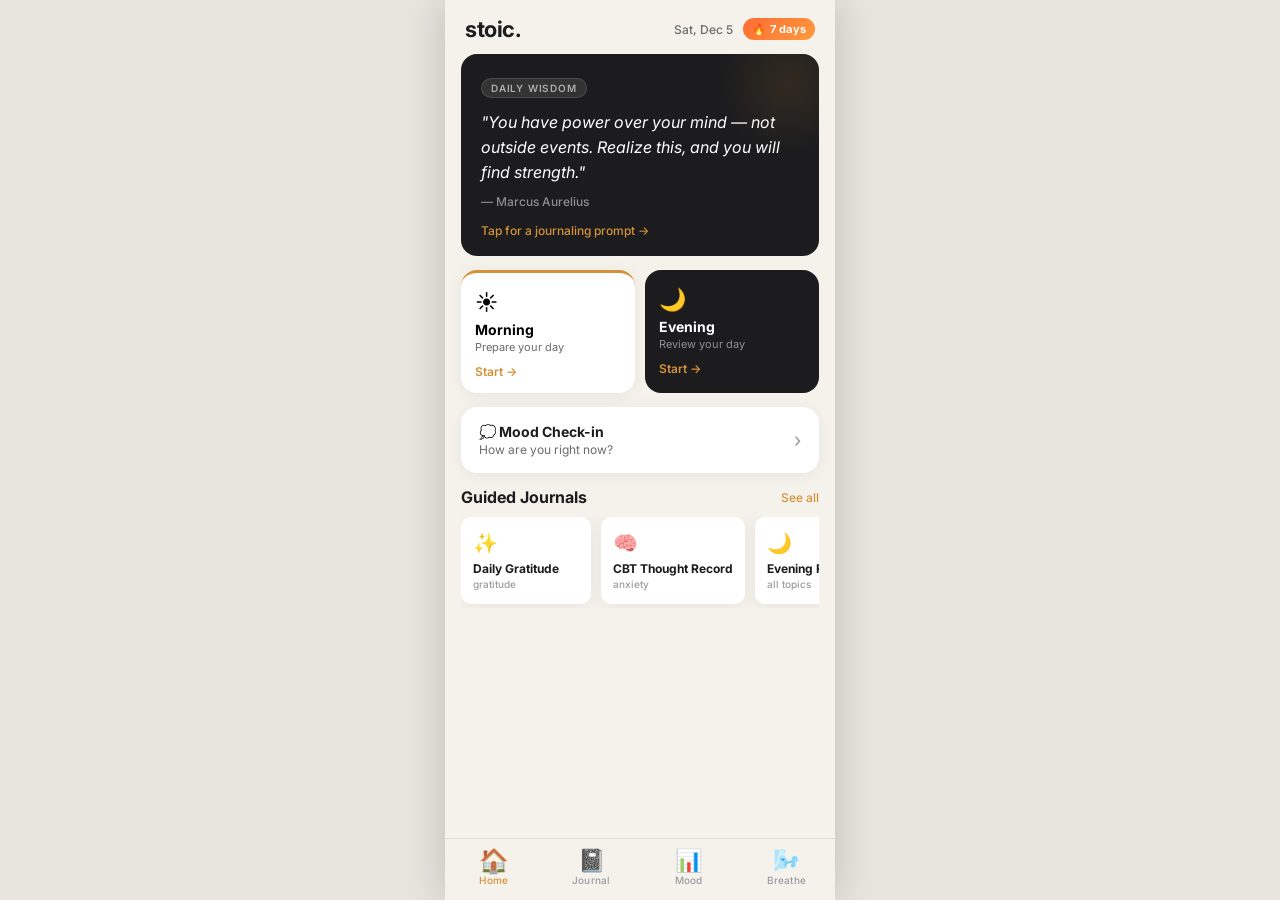
<file: stoic-demo.html>
<!DOCTYPE html>
<html lang="en">
<head>
<meta charset="UTF-8">
<meta name="viewport" content="width=device-width, initial-scale=1.0, maximum-scale=1.0, user-scalable=no">
<title>stoic. — Mental Health Journaling</title>
<link rel="preconnect" href="https://fonts.googleapis.com">
<link rel="preconnect" href="https://fonts.gstatic.com" crossorigin>
<link href="https://fonts.googleapis.com/css2?family=Inter:wght@300;400;500;600;700&display=swap" rel="stylesheet">
<style>
  *, *::before, *::after { box-sizing: border-box; margin: 0; padding: 0; }

  :root {
    --cream: #F5F2EC;
    --white: #FFFFFF;
    --dark: #1C1C1E;
    --dark2: #2C2C2E;
    --dark3: #3A3A3C;
    --morning: #D4913A;
    --morning-bg: #FEF6EA;
    --evening: #3A5A8C;
    --evening-bg: #EBF0F7;
    --green: #34A853;
    --red: #EF5350;
    --text: #1C1C1E;
    --text2: #6B6B70;
    --text3: #9B9BA0;
    --border: rgba(0,0,0,0.08);
    --shadow: 0 2px 16px rgba(0,0,0,0.06);
    --radius: 16px;
    --radius-sm: 10px;
    --radius-xs: 8px;
  }

  html, body {
    height: 100%;
    background: #E8E5DF;
    font-family: 'Inter', -apple-system, 'Helvetica Neue', sans-serif;
    -webkit-font-smoothing: antialiased;
    overscroll-behavior: none;
  }

  #app-shell {
    max-width: 390px;
    width: 100%;
    margin: 0 auto;
    min-height: 100vh;
    background: var(--cream);
    position: relative;
    box-shadow: 0 0 40px rgba(0,0,0,0.18);
    overflow: hidden;
  }

  /* ─── Screen System ─── */
  .screen {
    display: none;
    min-height: 100vh;
    padding-bottom: 80px;
    animation: fadeIn 0.22s ease;
  }
  .screen.active { display: block; }
  @keyframes fadeIn { from { opacity: 0; transform: translateY(6px); } to { opacity: 1; transform: translateY(0); } }

  .screen-dark {
    background: var(--dark);
    color: #fff;
  }

  /* ─── Topbar ─── */
  .topbar {
    display: flex;
    align-items: center;
    justify-content: space-between;
    padding: 16px 20px 12px;
    background: var(--cream);
    position: sticky;
    top: 0;
    z-index: 10;
  }
  .topbar-dark {
    background: var(--dark);
  }
  .topbar-brand {
    font-size: 22px;
    font-weight: 700;
    letter-spacing: -0.5px;
    color: var(--text);
  }
  .topbar-right {
    display: flex;
    align-items: center;
    gap: 10px;
  }
  .topbar-date {
    font-size: 12px;
    color: var(--text2);
    font-weight: 500;
  }
  .streak-badge {
    background: linear-gradient(135deg, #FF6B35, #FF9A3C);
    color: #fff;
    font-size: 11px;
    font-weight: 700;
    padding: 4px 9px;
    border-radius: 20px;
    letter-spacing: 0.2px;
  }
  .back-btn {
    display: flex;
    align-items: center;
    gap: 4px;
    background: none;
    border: none;
    cursor: pointer;
    font-size: 15px;
    font-weight: 500;
    color: var(--morning);
    padding: 4px 0;
    font-family: inherit;
  }
  .back-btn-dark {
    color: #8AB4E8;
  }
  .back-btn svg { width: 18px; height: 18px; }

  .topbar-title {
    font-size: 16px;
    font-weight: 600;
    color: var(--text);
    position: absolute;
    left: 50%;
    transform: translateX(-50%);
  }
  .topbar-title-dark { color: #fff; }

  .topbar-action {
    background: none;
    border: none;
    cursor: pointer;
    font-size: 14px;
    font-weight: 600;
    color: var(--morning);
    font-family: inherit;
    padding: 4px 0;
  }

  /* ─── Bottom Nav ─── */
  #bottom-nav {
    position: fixed;
    bottom: 0;
    left: 50%;
    transform: translateX(-50%);
    width: 100%;
    max-width: 390px;
    background: rgba(245,242,236,0.94);
    backdrop-filter: blur(12px);
    -webkit-backdrop-filter: blur(12px);
    border-top: 1px solid var(--border);
    display: flex;
    z-index: 100;
  }
  .nav-item {
    flex: 1;
    display: flex;
    flex-direction: column;
    align-items: center;
    padding: 10px 0 14px;
    cursor: pointer;
    border: none;
    background: none;
    gap: 3px;
    font-family: inherit;
    transition: opacity 0.15s;
  }
  .nav-item:active { opacity: 0.6; }
  .nav-icon {
    font-size: 22px;
    line-height: 1;
  }
  .nav-label {
    font-size: 10px;
    font-weight: 500;
    color: var(--text3);
    letter-spacing: 0.2px;
  }
  .nav-item.active .nav-label { color: var(--morning); }
  .nav-item.active .nav-icon { transform: scale(1.08); }

  /* ─── Scroll Area ─── */
  .scroll-area {
    overflow-y: auto;
    -webkit-overflow-scrolling: touch;
    height: calc(100vh - 60px);
    padding-bottom: 20px;
  }

  /* ─── Cards ─── */
  .card {
    background: var(--white);
    border-radius: var(--radius);
    box-shadow: var(--shadow);
    overflow: hidden;
  }
  .card-dark {
    background: var(--dark2);
    border-radius: var(--radius);
  }

  /* ─── HOME SCREEN ─── */
  .home-scroll { padding: 0 16px 16px; }

  .quote-card {
    background: var(--dark);
    border-radius: var(--radius);
    padding: 22px 20px 18px;
    margin-bottom: 14px;
    cursor: pointer;
    position: relative;
    overflow: hidden;
    transition: transform 0.15s;
  }
  .quote-card:active { transform: scale(0.98); }
  .quote-card::before {
    content: '';
    position: absolute;
    top: -40px; right: -40px;
    width: 140px; height: 140px;
    background: radial-gradient(circle, rgba(212,145,58,0.12) 0%, transparent 70%);
    border-radius: 50%;
  }
  .quote-source-chip {
    display: inline-block;
    background: rgba(255,255,255,0.1);
    border: 1px solid rgba(255,255,255,0.12);
    color: rgba(255,255,255,0.6);
    font-size: 10px;
    font-weight: 600;
    padding: 3px 9px;
    border-radius: 20px;
    letter-spacing: 0.8px;
    text-transform: uppercase;
    margin-bottom: 12px;
  }
  .quote-text {
    font-size: 16px;
    line-height: 1.55;
    color: #fff;
    font-weight: 400;
    margin-bottom: 10px;
    font-style: italic;
  }
  .quote-author {
    font-size: 12px;
    color: rgba(255,255,255,0.5);
    font-weight: 500;
    margin-bottom: 14px;
  }
  .quote-hint {
    font-size: 12px;
    color: var(--morning);
    font-weight: 500;
    display: flex;
    align-items: center;
    gap: 4px;
  }

  .reflection-row {
    display: grid;
    grid-template-columns: 1fr 1fr;
    gap: 10px;
    margin-bottom: 14px;
  }
  .reflection-card {
    border-radius: var(--radius);
    padding: 16px 14px 14px;
    cursor: pointer;
    transition: transform 0.15s;
    position: relative;
    overflow: hidden;
  }
  .reflection-card:active { transform: scale(0.97); }
  .reflection-card-morning {
    background: var(--white);
    border-top: 3px solid var(--morning);
    box-shadow: var(--shadow);
  }
  .reflection-card-evening {
    background: var(--dark);
    color: #fff;
  }
  .rc-icon { font-size: 22px; margin-bottom: 6px; display: block; }
  .rc-title { font-size: 14px; font-weight: 700; margin-bottom: 2px; }
  .rc-sub { font-size: 11px; color: var(--text2); margin-bottom: 10px; }
  .rc-sub-dark { color: rgba(255,255,255,0.5); }
  .rc-action {
    font-size: 12px;
    font-weight: 600;
    color: var(--morning);
  }
  .rc-done {
    font-size: 12px;
    font-weight: 600;
    color: var(--green);
  }

  .mood-quick-card {
    background: var(--white);
    border-radius: var(--radius);
    padding: 16px 18px;
    margin-bottom: 14px;
    display: flex;
    align-items: center;
    justify-content: space-between;
    cursor: pointer;
    box-shadow: var(--shadow);
    transition: transform 0.15s;
  }
  .mood-quick-card:active { transform: scale(0.98); }
  .mood-quick-left {}
  .mood-quick-label { font-size: 14px; font-weight: 700; color: var(--text); margin-bottom: 2px; }
  .mood-quick-sub { font-size: 12px; color: var(--text2); }
  .mood-quick-arrow { font-size: 20px; color: var(--text3); }

  .section-header {
    display: flex;
    align-items: center;
    justify-content: space-between;
    margin-bottom: 10px;
    margin-top: 4px;
  }
  .section-title { font-size: 16px; font-weight: 700; color: var(--text); }
  .section-link { font-size: 12px; color: var(--morning); font-weight: 500; cursor: pointer; }

  .guided-scroll {
    display: flex;
    gap: 10px;
    overflow-x: auto;
    -webkit-overflow-scrolling: touch;
    padding-bottom: 4px;
    scrollbar-width: none;
  }
  .guided-scroll::-webkit-scrollbar { display: none; }
  .guided-mini-card {
    min-width: 130px;
    background: var(--white);
    border-radius: var(--radius-sm);
    padding: 14px 12px;
    cursor: pointer;
    box-shadow: var(--shadow);
    transition: transform 0.15s;
    flex-shrink: 0;
  }
  .guided-mini-card:active { transform: scale(0.96); }
  .gmc-icon { font-size: 20px; margin-bottom: 6px; }
  .gmc-title { font-size: 12px; font-weight: 700; color: var(--text); margin-bottom: 2px; }
  .gmc-tag { font-size: 10px; color: var(--text3); font-weight: 500; }

  /* ─── PROGRESS DOTS ─── */
  .progress-dots {
    display: flex;
    justify-content: center;
    gap: 6px;
    padding: 10px 0 0;
  }
  .dot {
    width: 7px; height: 7px;
    border-radius: 50%;
    background: var(--border);
    transition: all 0.2s;
  }
  .dot.active {
    background: var(--morning);
    width: 20px;
    border-radius: 4px;
  }

  .dot-dark { background: rgba(255,255,255,0.2); }
  .dot-dark.active { background: #8AB4E8; }

  /* ─── WIZARD STEPS ─── */
  .wizard-content {
    padding: 20px 20px 0;
  }
  .step-div { display: none; }
  .step-div.active { display: block; }

  .step-label {
    font-size: 11px;
    font-weight: 700;
    color: var(--morning);
    letter-spacing: 1px;
    text-transform: uppercase;
    margin-bottom: 6px;
  }
  .step-label-dark { color: #8AB4E8; }

  .step-heading {
    font-size: 22px;
    font-weight: 700;
    color: var(--text);
    line-height: 1.2;
    margin-bottom: 18px;
  }
  .step-heading-dark { color: #fff; }

  .amber-box {
    background: var(--morning-bg);
    border-left: 3px solid var(--morning);
    border-radius: var(--radius-xs);
    padding: 14px 14px;
    margin-bottom: 18px;
    font-size: 14px;
    color: var(--text);
    line-height: 1.55;
    font-style: italic;
  }

  .field-label {
    font-size: 12px;
    font-weight: 600;
    color: var(--text2);
    margin-bottom: 6px;
    margin-top: 14px;
    display: block;
  }
  .field-label:first-of-type { margin-top: 0; }

  input[type="text"], textarea {
    width: 100%;
    background: var(--cream);
    border: 1.5px solid var(--border);
    border-radius: var(--radius-xs);
    padding: 12px 14px;
    font-size: 15px;
    color: var(--text);
    font-family: inherit;
    outline: none;
    transition: border-color 0.2s;
    resize: none;
    -webkit-appearance: none;
  }
  input[type="text"]:focus, textarea:focus {
    border-color: var(--morning);
  }

  .input-dark {
    background: var(--dark3);
    border-color: rgba(255,255,255,0.1);
    color: #fff;
  }
  .input-dark::placeholder { color: rgba(255,255,255,0.3); }
  .input-dark:focus { border-color: #8AB4E8; }

  .gratitude-item {
    display: flex;
    align-items: flex-start;
    gap: 10px;
    margin-bottom: 10px;
  }
  .gratitude-num {
    width: 28px; height: 28px;
    min-width: 28px;
    background: var(--morning);
    color: #fff;
    border-radius: 50%;
    display: flex; align-items: center; justify-content: center;
    font-size: 12px; font-weight: 700;
    margin-top: 10px;
  }

  /* ─── PRIORITY ITEMS ─── */
  .priority-item {
    display: flex;
    align-items: center;
    gap: 10px;
    margin-bottom: 10px;
  }
  .priority-num {
    width: 28px; height: 28px;
    min-width: 28px;
    border: 2px solid var(--morning);
    color: var(--morning);
    border-radius: 50%;
    display: flex; align-items: center; justify-content: center;
    font-size: 12px; font-weight: 700;
  }

  .continue-btn {
    width: 100%;
    background: var(--morning);
    color: #fff;
    border: none;
    border-radius: var(--radius-sm);
    padding: 16px;
    font-size: 16px;
    font-weight: 700;
    cursor: pointer;
    font-family: inherit;
    margin-top: 20px;
    margin-bottom: 12px;
    transition: opacity 0.15s, transform 0.1s;
    letter-spacing: 0.2px;
  }
  .continue-btn:active { opacity: 0.85; transform: scale(0.99); }

  .continue-btn-dark {
    background: #3A5A8C;
  }
  .continue-btn-dark:active { opacity: 0.85; }

  /* ─── COMPLETION SCREENS ─── */
  .completion-div {
    display: none;
    text-align: center;
    padding: 60px 30px 40px;
  }
  .completion-div.active { display: block; }
  .completion-icon { font-size: 60px; margin-bottom: 18px; }
  .completion-title { font-size: 26px; font-weight: 700; color: var(--text); margin-bottom: 8px; }
  .completion-title-dark { color: #fff; }
  .completion-sub { font-size: 15px; color: var(--text2); margin-bottom: 6px; }
  .completion-sub-dark { color: rgba(255,255,255,0.5); }
  .completion-streak { font-size: 32px; font-weight: 700; color: var(--morning); margin: 12px 0 20px; }
  .completion-msg { font-size: 14px; color: var(--text2); margin-bottom: 30px; font-style: italic; }
  .completion-msg-dark { color: rgba(255,255,255,0.4); }
  .home-return-btn {
    background: var(--white);
    border: 2px solid var(--morning);
    color: var(--morning);
    border-radius: var(--radius-sm);
    padding: 14px 30px;
    font-size: 15px;
    font-weight: 700;
    cursor: pointer;
    font-family: inherit;
    transition: all 0.15s;
  }
  .home-return-btn:active { background: var(--morning); color: #fff; }
  .home-return-btn-dark {
    background: transparent;
    border-color: #8AB4E8;
    color: #8AB4E8;
  }

  /* ─── MOOD SLIDER ─── */
  .mood-score-display {
    text-align: center;
    margin-bottom: 6px;
  }
  .mood-score-num {
    font-size: 64px;
    font-weight: 700;
    color: var(--morning);
    line-height: 1;
    margin-bottom: 4px;
  }
  .mood-score-num-dark { color: #8AB4E8; }
  .mood-emoji { font-size: 36px; }
  .mood-slider-wrap {
    padding: 8px 0 10px;
  }
  input[type="range"] {
    width: 100%;
    height: 6px;
    -webkit-appearance: none;
    appearance: none;
    background: linear-gradient(to right, var(--morning) 0%, var(--morning) 50%, rgba(255,255,255,0.15) 50%);
    border-radius: 3px;
    outline: none;
    cursor: pointer;
  }
  input[type="range"]::-webkit-slider-thumb {
    -webkit-appearance: none;
    width: 26px; height: 26px;
    background: #fff;
    border-radius: 50%;
    box-shadow: 0 2px 8px rgba(0,0,0,0.25);
    cursor: pointer;
    border: 2px solid var(--morning);
  }
  input[type="range"].dark-slider {
    background: linear-gradient(to right, #8AB4E8 0%, #8AB4E8 50%, rgba(255,255,255,0.1) 50%);
  }
  input[type="range"].dark-slider::-webkit-slider-thumb {
    background: var(--dark);
    border-color: #8AB4E8;
  }
  .mood-labels {
    display: flex;
    justify-content: space-between;
    margin-top: 6px;
  }
  .mood-label { font-size: 11px; color: var(--text3); font-weight: 500; }
  .mood-label-dark { color: rgba(255,255,255,0.35); }

  /* ─── CHIP GRIDS ─── */
  .chip-grid {
    display: flex;
    flex-wrap: wrap;
    gap: 8px;
    margin-top: 8px;
  }
  .chip {
    background: rgba(255,255,255,0.08);
    border: 1.5px solid rgba(255,255,255,0.15);
    color: rgba(255,255,255,0.75);
    border-radius: 20px;
    padding: 7px 14px;
    font-size: 13px;
    font-weight: 500;
    cursor: pointer;
    transition: all 0.15s;
    user-select: none;
    font-family: inherit;
    -webkit-tap-highlight-color: transparent;
  }
  .chip:active { transform: scale(0.96); }
  .chip.selected {
    background: #3A5A8C;
    border-color: #8AB4E8;
    color: #fff;
  }

  .chip-light {
    background: var(--cream);
    border-color: var(--border);
    color: var(--text2);
  }
  .chip-light.selected {
    background: var(--morning-bg);
    border-color: var(--morning);
    color: var(--morning);
  }

  /* ─── JOURNAL SCREEN ─── */
  .journal-scroll { padding: 0 16px 16px; }

  .free-write-btn {
    width: 100%;
    background: var(--dark);
    color: #fff;
    border: none;
    border-radius: var(--radius-sm);
    padding: 16px 20px;
    font-size: 14px;
    font-weight: 600;
    cursor: pointer;
    text-align: left;
    font-family: inherit;
    margin-bottom: 14px;
    display: flex;
    align-items: center;
    gap: 10px;
    transition: opacity 0.15s;
  }
  .free-write-btn:active { opacity: 0.8; }
  .free-write-btn span { font-size: 18px; }

  .filter-chips {
    display: flex;
    gap: 8px;
    overflow-x: auto;
    scrollbar-width: none;
    margin-bottom: 14px;
  }
  .filter-chips::-webkit-scrollbar { display: none; }
  .filter-chip {
    background: var(--white);
    border: 1.5px solid var(--border);
    color: var(--text2);
    border-radius: 20px;
    padding: 6px 14px;
    font-size: 13px;
    font-weight: 500;
    cursor: pointer;
    white-space: nowrap;
    font-family: inherit;
    transition: all 0.15s;
    flex-shrink: 0;
    box-shadow: var(--shadow);
  }
  .filter-chip.active {
    background: var(--morning);
    border-color: var(--morning);
    color: #fff;
  }

  .template-grid {
    display: grid;
    grid-template-columns: 1fr 1fr;
    gap: 10px;
    margin-bottom: 16px;
  }
  .template-card {
    background: var(--white);
    border-radius: var(--radius-sm);
    padding: 14px 12px;
    cursor: pointer;
    box-shadow: var(--shadow);
    transition: transform 0.15s;
  }
  .template-card:active { transform: scale(0.96); }
  .template-card[data-hidden="true"] { display: none; }
  .tc-icon { font-size: 22px; margin-bottom: 6px; }
  .tc-title { font-size: 12px; font-weight: 700; color: var(--text); margin-bottom: 3px; line-height: 1.3; }
  .tc-cat {
    font-size: 10px;
    color: var(--text3);
    font-weight: 500;
    background: var(--cream);
    display: inline-block;
    padding: 2px 7px;
    border-radius: 10px;
  }

  .recent-entry {
    background: var(--white);
    border-radius: var(--radius-sm);
    padding: 14px 16px;
    margin-bottom: 8px;
    box-shadow: var(--shadow);
    cursor: pointer;
  }
  .re-date { font-size: 11px; color: var(--text3); font-weight: 500; margin-bottom: 4px; }
  .re-title { font-size: 13px; font-weight: 700; color: var(--text); margin-bottom: 3px; }
  .re-preview { font-size: 12px; color: var(--text2); line-height: 1.4; }

  /* ─── JOURNAL WRITE ─── */
  .journal-write-scroll { padding: 0 16px 16px; }

  .jw-textarea {
    width: 100%;
    min-height: 340px;
    background: var(--white);
    border: 1.5px solid var(--border);
    border-radius: var(--radius);
    padding: 16px;
    font-size: 15px;
    line-height: 1.6;
    color: var(--text);
    font-family: inherit;
    outline: none;
    resize: none;
    box-shadow: var(--shadow);
    transition: border-color 0.2s;
  }
  .jw-textarea:focus { border-color: var(--morning); }

  .word-count-bar {
    display: flex;
    align-items: center;
    justify-content: flex-end;
    padding: 10px 2px;
    font-size: 12px;
    color: var(--text3);
    font-weight: 500;
  }

  /* ─── MOOD CHECK-IN ─── */
  .mood-checkin-scroll { padding: 16px 20px; }

  .factor-chips-mood {
    display: flex;
    flex-wrap: wrap;
    gap: 8px;
    margin-top: 8px;
  }

  .save-mood-btn {
    width: 100%;
    background: var(--morning);
    color: #fff;
    border: none;
    border-radius: var(--radius-sm);
    padding: 16px;
    font-size: 16px;
    font-weight: 700;
    cursor: pointer;
    font-family: inherit;
    margin-top: 24px;
    transition: opacity 0.15s;
  }
  .save-mood-btn:active { opacity: 0.85; }

  /* ─── TRENDS ─── */
  .trends-scroll { padding: 0 16px 16px; }

  .stats-row {
    display: grid;
    grid-template-columns: 1fr 1fr;
    gap: 10px;
    margin-bottom: 14px;
  }
  .stat-card {
    background: var(--white);
    border-radius: var(--radius-sm);
    padding: 16px 14px;
    box-shadow: var(--shadow);
    text-align: center;
  }
  .stat-num { font-size: 36px; font-weight: 700; color: var(--text); line-height: 1; margin-bottom: 4px; }
  .stat-label { font-size: 11px; color: var(--text2); font-weight: 500; }
  .stat-sub { font-size: 10px; color: var(--text3); font-weight: 400; margin-top: 2px; }

  .chart-card {
    background: var(--white);
    border-radius: var(--radius);
    padding: 16px;
    box-shadow: var(--shadow);
    margin-bottom: 14px;
  }
  .chart-title { font-size: 14px; font-weight: 700; color: var(--text); margin-bottom: 12px; }
  canvas#moodChart { width: 100%; display: block; border-radius: 6px; }

  .insight-card {
    background: var(--morning-bg);
    border-left: 3px solid var(--morning);
    border-radius: var(--radius-xs);
    padding: 14px 16px;
    margin-bottom: 14px;
  }
  .insight-title { font-size: 12px; font-weight: 700; color: var(--morning); margin-bottom: 6px; letter-spacing: 0.5px; }
  .insight-text { font-size: 13px; color: var(--text); line-height: 1.5; }

  .factors-card {
    background: var(--white);
    border-radius: var(--radius);
    padding: 16px;
    box-shadow: var(--shadow);
  }
  .factors-title { font-size: 14px; font-weight: 700; color: var(--text); margin-bottom: 12px; }
  .factor-row {
    display: flex;
    align-items: center;
    gap: 10px;
    margin-bottom: 10px;
  }
  .factor-name { font-size: 12px; font-weight: 600; color: var(--text); min-width: 80px; }
  .factor-bar-bg {
    flex: 1;
    height: 6px;
    background: var(--cream);
    border-radius: 3px;
    overflow: hidden;
  }
  .factor-bar-fill {
    height: 100%;
    border-radius: 3px;
    transition: width 0.6s ease;
  }
  .factor-score { font-size: 11px; color: var(--text2); font-weight: 600; min-width: 28px; text-align: right; }

  /* ─── BREATHE ─── */
  .breathe-scroll { padding: 0 20px 16px; background: var(--dark); min-height: calc(100vh - 60px); }

  .technique-btns {
    display: flex;
    gap: 8px;
    margin-bottom: 28px;
  }
  .technique-btn {
    flex: 1;
    background: rgba(255,255,255,0.07);
    border: 1.5px solid rgba(255,255,255,0.12);
    color: rgba(255,255,255,0.65);
    border-radius: var(--radius-xs);
    padding: 10px 6px;
    font-size: 11px;
    font-weight: 600;
    cursor: pointer;
    font-family: inherit;
    text-align: center;
    transition: all 0.18s;
    line-height: 1.3;
  }
  .technique-btn.active {
    background: rgba(58,90,140,0.5);
    border-color: #8AB4E8;
    color: #fff;
  }
  .technique-btn:active { opacity: 0.7; }

  .breathe-circle-wrap {
    display: flex;
    flex-direction: column;
    align-items: center;
    margin-bottom: 24px;
  }
  .breathe-outer {
    width: 200px; height: 200px;
    border-radius: 50%;
    border: 2px solid rgba(138,180,232,0.2);
    display: flex; align-items: center; justify-content: center;
    transition: transform 3s ease-in-out;
    position: relative;
  }
  .breathe-inner {
    width: 160px; height: 160px;
    border-radius: 50%;
    background: radial-gradient(circle at 40% 35%, #4A7AB5, #2A4A7A);
    display: flex; flex-direction: column;
    align-items: center; justify-content: center;
    box-shadow: 0 0 40px rgba(58,90,140,0.5);
    transition: transform 3s ease-in-out;
  }
  .breathe-count {
    font-size: 42px;
    font-weight: 700;
    color: #fff;
    line-height: 1;
  }
  .breathe-phase {
    font-size: 13px;
    color: rgba(255,255,255,0.6);
    font-weight: 500;
    margin-top: 4px;
    text-align: center;
  }

  .session-info {
    font-size: 13px;
    color: rgba(255,255,255,0.45);
    font-weight: 500;
    margin-top: 14px;
    text-align: center;
  }

  .breathe-start-btn {
    width: 100%;
    background: var(--morning);
    color: #fff;
    border: none;
    border-radius: var(--radius-sm);
    padding: 16px;
    font-size: 16px;
    font-weight: 700;
    cursor: pointer;
    font-family: inherit;
    margin-bottom: 16px;
    transition: opacity 0.15s;
    letter-spacing: 0.3px;
  }
  .breathe-start-btn:active { opacity: 0.85; }
  .breathe-start-btn.stop-mode {
    background: transparent;
    border: 2px solid rgba(255,255,255,0.25);
    color: rgba(255,255,255,0.6);
  }

  .breathe-quote-card {
    background: rgba(255,255,255,0.05);
    border: 1px solid rgba(255,255,255,0.08);
    border-radius: var(--radius-sm);
    padding: 16px;
  }
  .bqc-text { font-size: 13px; color: rgba(255,255,255,0.65); line-height: 1.55; font-style: italic; margin-bottom: 6px; }
  .bqc-author { font-size: 11px; color: rgba(255,255,255,0.35); font-weight: 500; }

  /* ─── TOPBAR DARK ─── */
  .topbar-brand-dark { color: rgba(255,255,255,0.9); }
  .topbar-date-dark { color: rgba(255,255,255,0.4); }

  /* ─── HELPERS ─── */
  .mt8 { margin-top: 8px; }
  .mt12 { margin-top: 12px; }
  .mt16 { margin-top: 16px; }
  .mb12 { margin-bottom: 12px; }

  /* Divider */
  .divider { height: 1px; background: var(--border); margin: 14px 0; }

  /* No entries placeholder */
  .no-entries {
    text-align: center;
    padding: 20px;
    color: var(--text3);
    font-size: 13px;
    font-style: italic;
  }
</style>
</head>
<body>
<div id="app-shell">

  <!-- ═══════════════════════════════════════════ -->
  <!-- SCREEN 1: HOME                              -->
  <!-- ═══════════════════════════════════════════ -->
  <div id="s-home" class="screen active">
    <div class="topbar">
      <span class="topbar-brand">stoic.</span>
      <div class="topbar-right">
        <span class="topbar-date" id="home-date"></span>
        <span class="streak-badge" id="home-streak">🔥 0 days</span>
      </div>
    </div>
    <div class="home-scroll">
      <!-- Quote Card -->
      <div class="quote-card" onclick="showScreen('s-journal-write'); openFreeWrite();">
        <div class="quote-source-chip">DAILY WISDOM</div>
        <div class="quote-text" id="home-quote-text">"The impediment to action advances action. What stands in the way becomes the way."</div>
        <div class="quote-author" id="home-quote-author">— Marcus Aurelius</div>
        <div class="quote-hint">Tap for a journaling prompt →</div>
      </div>

      <!-- Reflection Cards -->
      <div class="reflection-row">
        <div class="reflection-card reflection-card-morning" onclick="handleMorningClick()">
          <span class="rc-icon">☀️</span>
          <div class="rc-title">Morning</div>
          <div class="rc-sub">Prepare your day</div>
          <div id="morning-action" class="rc-action">Start →</div>
        </div>
        <div class="reflection-card reflection-card-evening" onclick="handleEveningClick()">
          <span class="rc-icon">🌙</span>
          <div class="rc-title" style="color:#fff;">Evening</div>
          <div class="rc-sub rc-sub-dark">Review your day</div>
          <div id="evening-action" class="rc-action">Start →</div>
        </div>
      </div>

      <!-- Mood Quick Card -->
      <div class="mood-quick-card" onclick="showScreen('s-mood-checkin')">
        <div class="mood-quick-left">
          <div class="mood-quick-label">💭 Mood Check-in</div>
          <div class="mood-quick-sub">How are you right now?</div>
        </div>
        <div class="mood-quick-arrow">›</div>
      </div>

      <!-- Guided Journals -->
      <div class="section-header">
        <span class="section-title">Guided Journals</span>
        <span class="section-link" onclick="showScreen('s-journal')">See all</span>
      </div>
      <div class="guided-scroll" id="guided-scroll-home"></div>
    </div>
  </div>

  <!-- ═══════════════════════════════════════════ -->
  <!-- SCREEN 2: MORNING WIZARD                    -->
  <!-- ═══════════════════════════════════════════ -->
  <div id="s-morning" class="screen">
    <div class="topbar">
      <button class="back-btn" onclick="goHome()">
        <svg viewBox="0 0 24 24" fill="none" stroke="currentColor" stroke-width="2.5"><polyline points="15 18 9 12 15 6"/></svg>
        Home
      </button>
      <span class="topbar-title">Morning</span>
      <div style="width:60px;"></div>
    </div>

    <!-- Progress dots -->
    <div class="progress-dots" id="morning-dots"></div>

    <!-- Wizard steps -->
    <div class="wizard-content" id="morning-wizard-content">

      <!-- Step 0: Name your day -->
      <div class="step-div" id="m-step-0">
        <div class="step-label">STEP 1 OF 5</div>
        <div class="step-heading">Name your day</div>
        <div class="amber-box" id="m-quote-box"></div>
        <label class="field-label">Give today a title</label>
        <input type="text" id="m-day-title" placeholder="e.g. A day of focus and presence…" maxlength="80">
        <button class="continue-btn" onclick="mContinue()">Continue</button>
      </div>

      <!-- Step 1: Morning question -->
      <div class="step-div" id="m-step-1">
        <div class="step-label">STEP 2 OF 5</div>
        <div class="step-heading" id="m-question-text"></div>
        <label class="field-label">Your reflection</label>
        <textarea id="m-question-answer" rows="6" placeholder="Take your time…"></textarea>
        <button class="continue-btn" onclick="mContinue()">Continue</button>
      </div>

      <!-- Step 2: Gratitude -->
      <div class="step-div" id="m-step-2">
        <div class="step-label">STEP 3 OF 5</div>
        <div class="step-heading">What are you grateful for?</div>
        <div class="gratitude-item">
          <div class="gratitude-num">1</div>
          <input type="text" id="m-grat-1" placeholder="I'm grateful for…">
        </div>
        <div class="gratitude-item">
          <div class="gratitude-num">2</div>
          <input type="text" id="m-grat-2" placeholder="I'm grateful for…">
        </div>
        <div class="gratitude-item">
          <div class="gratitude-num">3</div>
          <input type="text" id="m-grat-3" placeholder="I'm grateful for…">
        </div>
        <button class="continue-btn" onclick="mContinue()">Continue</button>
      </div>

      <!-- Step 3: Intention -->
      <div class="step-div" id="m-step-3">
        <div class="step-label">STEP 4 OF 5</div>
        <div class="step-heading">Set your intention</div>
        <label class="field-label">Today I intend to…</label>
        <textarea id="m-intention" rows="5" placeholder="e.g. be present, speak with kindness, focus on what matters…"></textarea>
        <button class="continue-btn" onclick="mContinue()">Continue</button>
      </div>

      <!-- Step 4: Priorities -->
      <div class="step-div" id="m-step-4">
        <div class="step-label">STEP 5 OF 5</div>
        <div class="step-heading">Today's priorities</div>
        <div class="priority-item">
          <div class="priority-num">1</div>
          <input type="text" id="m-pri-1" placeholder="Most important task…">
        </div>
        <div class="priority-item">
          <div class="priority-num">2</div>
          <input type="text" id="m-pri-2" placeholder="Second priority…">
        </div>
        <div class="priority-item">
          <div class="priority-num">3</div>
          <input type="text" id="m-pri-3" placeholder="Third priority…">
        </div>
        <button class="continue-btn" onclick="mComplete()">Complete ✓</button>
      </div>
    </div>

    <!-- Completion -->
    <div class="completion-div" id="morning-completion">
      <div class="completion-icon">☀️</div>
      <div class="completion-title">Morning complete</div>
      <div class="completion-sub">Your day is set with intention.</div>
      <div class="completion-streak" id="morning-streak-display">🔥 7 days</div>
      <div class="completion-msg">"What you do today matters more<br>than what you plan for tomorrow."</div>
      <button class="home-return-btn" onclick="goHome()">Back to home</button>
    </div>
  </div>

  <!-- ═══════════════════════════════════════════ -->
  <!-- SCREEN 3: EVENING WIZARD                    -->
  <!-- ═══════════════════════════════════════════ -->
  <div id="s-evening" class="screen screen-dark">
    <div class="topbar topbar-dark">
      <button class="back-btn back-btn-dark" onclick="goHome()">
        <svg viewBox="0 0 24 24" fill="none" stroke="currentColor" stroke-width="2.5"><polyline points="15 18 9 12 15 6"/></svg>
        Home
      </button>
      <span class="topbar-title topbar-title-dark">Evening</span>
      <div style="width:60px;"></div>
    </div>

    <div class="progress-dots" id="evening-dots"></div>

    <div class="wizard-content" id="evening-wizard-content">

      <!-- Step 0: Mood score -->
      <div class="step-div" id="e-step-0">
        <div class="step-label step-label-dark">STEP 1 OF 6</div>
        <div class="step-heading step-heading-dark">How are you feeling?</div>
        <div class="mood-score-display">
          <div class="mood-score-num mood-score-num-dark" id="e-score-num">7</div>
          <div class="mood-emoji" id="e-score-emoji">😊</div>
        </div>
        <div class="mood-slider-wrap">
          <input type="range" id="e-mood-slider" class="dark-slider" min="1" max="10" value="7"
            oninput="updateMoodSlider('e', this.value)">
          <div class="mood-labels">
            <span class="mood-label mood-label-dark">Struggling</span>
            <span class="mood-label mood-label-dark">Thriving</span>
          </div>
        </div>
        <button class="continue-btn continue-btn-dark" onclick="eContinue()">Continue</button>
      </div>

      <!-- Step 1: Emotions -->
      <div class="step-div" id="e-step-1">
        <div class="step-label step-label-dark">STEP 2 OF 6</div>
        <div class="step-heading step-heading-dark">Your emotions today</div>
        <div class="chip-grid" id="e-emotions-grid"></div>
        <button class="continue-btn continue-btn-dark" onclick="eContinue()">Continue</button>
      </div>

      <!-- Step 2: Factors -->
      <div class="step-div" id="e-step-2">
        <div class="step-label step-label-dark">STEP 3 OF 6</div>
        <div class="step-heading step-heading-dark">What influenced you?</div>
        <div class="chip-grid" id="e-factors-grid"></div>
        <button class="continue-btn continue-btn-dark" onclick="eContinue()">Continue</button>
      </div>

      <!-- Step 3: What went well -->
      <div class="step-div" id="e-step-3">
        <div class="step-label step-label-dark">STEP 4 OF 6</div>
        <div class="step-heading step-heading-dark">What went well today?</div>
        <textarea id="e-well" rows="6" class="input-dark" placeholder="Even small wins count…"></textarea>
        <button class="continue-btn continue-btn-dark" onclick="eContinue()">Continue</button>
      </div>

      <!-- Step 4: Challenges -->
      <div class="step-div" id="e-step-4">
        <div class="step-label step-label-dark">STEP 5 OF 6</div>
        <div class="step-heading step-heading-dark">What challenged you?</div>
        <textarea id="e-challenges" rows="6" class="input-dark" placeholder="What felt difficult or draining?"></textarea>
        <button class="continue-btn continue-btn-dark" onclick="eContinue()">Continue</button>
      </div>

      <!-- Step 5: Learning -->
      <div class="step-div" id="e-step-5">
        <div class="step-label step-label-dark">STEP 6 OF 6</div>
        <div class="step-heading step-heading-dark">What did you learn?</div>
        <textarea id="e-learning" rows="4" class="input-dark" placeholder="A lesson, insight, or observation…"></textarea>
        <label class="field-label" style="color:rgba(255,255,255,0.45); margin-top:14px;">Tomorrow's intention</label>
        <textarea id="e-tomorrow" rows="3" class="input-dark" placeholder="Tomorrow I intend to…"></textarea>
        <button class="continue-btn continue-btn-dark" onclick="eComplete()">Complete ✓</button>
      </div>
    </div>

    <!-- Completion -->
    <div class="completion-div" id="evening-completion">
      <div class="completion-icon">🌙</div>
      <div class="completion-title completion-title-dark">Evening complete</div>
      <div class="completion-sub completion-sub-dark">You showed up for yourself today.</div>
      <div class="completion-streak" id="evening-streak-display">🔥 7 days</div>
      <div class="completion-msg completion-msg-dark">Rest well. Tomorrow is another beginning.</div>
      <button class="home-return-btn home-return-btn-dark" onclick="goHome()">Back to home</button>
    </div>
  </div>

  <!-- ═══════════════════════════════════════════ -->
  <!-- SCREEN 4: MOOD CHECK-IN                     -->
  <!-- ═══════════════════════════════════════════ -->
  <div id="s-mood-checkin" class="screen">
    <div class="topbar">
      <button class="back-btn" onclick="showScreen('s-home')">
        <svg viewBox="0 0 24 24" fill="none" stroke="currentColor" stroke-width="2.5"><polyline points="15 18 9 12 15 6"/></svg>
        Back
      </button>
      <span class="topbar-title">Mood Check-in</span>
      <div style="width:60px;"></div>
    </div>
    <div class="mood-checkin-scroll">
      <div class="step-heading">How are you right now?</div>
      <div class="mood-score-display" style="margin:16px 0 8px;">
        <div class="mood-score-num" id="mc-score-num">7</div>
        <div class="mood-emoji" id="mc-score-emoji">😊</div>
      </div>
      <div class="mood-slider-wrap">
        <input type="range" id="mc-mood-slider" min="1" max="10" value="7"
          oninput="updateMoodSlider('mc', this.value)">
        <div class="mood-labels">
          <span class="mood-label">Struggling</span>
          <span class="mood-label">Thriving</span>
        </div>
      </div>

      <div class="divider"></div>
      <div class="step-heading" style="font-size:16px; margin-bottom:10px;">What's influencing you?</div>
      <div class="chip-grid" id="mc-factors-grid"></div>

      <button class="save-mood-btn" onclick="saveMoodCheckin()">Save Mood</button>
    </div>
  </div>

  <!-- ═══════════════════════════════════════════ -->
  <!-- SCREEN 5: JOURNAL                           -->
  <!-- ═══════════════════════════════════════════ -->
  <div id="s-journal" class="screen">
    <div class="topbar">
      <span class="topbar-brand">Journal</span>
    </div>
    <div class="journal-scroll">
      <button class="free-write-btn" onclick="showScreen('s-journal-write'); openFreeWrite();">
        <span>✎</span>
        <span>Free write — Write whatever's on your mind</span>
      </button>

      <!-- Filter chips -->
      <div class="filter-chips" id="filter-chips-row"></div>

      <!-- Template grid -->
      <div class="template-grid" id="template-grid"></div>

      <!-- Recent entries -->
      <div class="section-header">
        <span class="section-title">Recent entries</span>
      </div>
      <div id="recent-entries-list"></div>
    </div>
  </div>

  <!-- ═══════════════════════════════════════════ -->
  <!-- SCREEN 6: JOURNAL WRITE                     -->
  <!-- ═══════════════════════════════════════════ -->
  <div id="s-journal-write" class="screen">
    <div class="topbar">
      <button class="back-btn" onclick="showScreen('s-journal'); renderJournalScreen();">
        <svg viewBox="0 0 24 24" fill="none" stroke="currentColor" stroke-width="2.5"><polyline points="15 18 9 12 15 6"/></svg>
        Back
      </button>
      <span class="topbar-title" id="jw-topbar-title">Free Write</span>
      <button class="topbar-action" onclick="saveJournalEntry()">Save</button>
    </div>
    <div class="journal-write-scroll">
      <div id="jw-prompt-box" class="amber-box" style="display:none;"></div>
      <textarea id="jw-textarea" class="jw-textarea" placeholder="Begin writing…"></textarea>
      <div class="word-count-bar">
        <span id="jw-word-count">0 words</span>
      </div>
    </div>
  </div>

  <!-- ═══════════════════════════════════════════ -->
  <!-- SCREEN 7: MOOD TRENDS                       -->
  <!-- ═══════════════════════════════════════════ -->
  <div id="s-trends" class="screen">
    <div class="topbar">
      <span class="topbar-brand">Trends</span>
      <div class="topbar-right">
        <span class="topbar-date" id="trends-period">Last 7 days</span>
      </div>
    </div>
    <div class="trends-scroll">
      <div class="stats-row">
        <div class="stat-card">
          <div class="stat-num" id="trends-avg">–</div>
          <div class="stat-label">Avg mood</div>
          <div class="stat-sub">this week</div>
        </div>
        <div class="stat-card">
          <div class="stat-num" id="trends-streak">–</div>
          <div class="stat-label">Day streak</div>
          <div class="stat-sub">keep going!</div>
        </div>
      </div>

      <div class="chart-card">
        <div class="chart-title">7-day mood</div>
        <canvas id="moodChart" height="140"></canvas>
      </div>

      <div class="insight-card">
        <div class="insight-title">✦ Insight</div>
        <div class="insight-text" id="insight-text">Loading insights…</div>
      </div>

      <div class="factors-card">
        <div class="factors-title">Top factors</div>
        <div id="factors-list"></div>
      </div>
    </div>
  </div>

  <!-- ═══════════════════════════════════════════ -->
  <!-- SCREEN 8: BREATHE                           -->
  <!-- ═══════════════════════════════════════════ -->
  <div id="s-breathe" class="screen screen-dark">
    <div class="topbar topbar-dark">
      <span class="topbar-brand topbar-brand-dark">Breathe</span>
      <span class="topbar-date topbar-date-dark" id="breathe-time-display"></span>
    </div>
    <div class="breathe-scroll">

      <div class="technique-btns" id="technique-btns-row"></div>

      <div class="breathe-circle-wrap">
        <div class="breathe-outer" id="breathe-outer">
          <div class="breathe-inner" id="breathe-inner">
            <div class="breathe-count" id="breathe-count">–</div>
            <div class="breathe-phase" id="breathe-phase">Ready</div>
          </div>
        </div>
        <div class="session-info" id="session-info">Tap Begin to start</div>
      </div>

      <button class="breathe-start-btn" id="breathe-start-btn" onclick="toggleBreathe()">Begin</button>

      <div class="breathe-quote-card">
        <div class="bqc-text" id="breathe-quote-text">"The breath returns on its own. Trust it."</div>
        <div class="bqc-author" id="breathe-quote-author">— Tao wisdom</div>
      </div>
    </div>
  </div>

  <!-- ─── BOTTOM NAV ─── -->
  <nav id="bottom-nav">
    <button class="nav-item active" id="nav-home" onclick="showScreen('s-home')">
      <span class="nav-icon">🏠</span>
      <span class="nav-label">Home</span>
    </button>
    <button class="nav-item" id="nav-journal" onclick="showScreen('s-journal'); renderJournalScreen();">
      <span class="nav-icon">📓</span>
      <span class="nav-label">Journal</span>
    </button>
    <button class="nav-item" id="nav-mood" onclick="showScreen('s-trends'); renderTrendsScreen();">
      <span class="nav-icon">📊</span>
      <span class="nav-label">Mood</span>
    </button>
    <button class="nav-item" id="nav-breathe" onclick="showScreen('s-breathe'); initBreatheScreen();">
      <span class="nav-icon">🌬️</span>
      <span class="nav-label">Breathe</span>
    </button>
  </nav>
</div>

<script>
// ═══════════════════════════════════════════════════
// DATA
// ═══════════════════════════════════════════════════

const QUOTES = [
  { text: "The impediment to action advances action. What stands in the way becomes the way.", author: "Marcus Aurelius" },
  { text: "We suffer more in imagination than in reality.", author: "Seneca" },
  { text: "Make the best use of what is in your power, and take the rest as it happens.", author: "Epictetus" },
  { text: "You have power over your mind — not outside events. Realize this, and you will find strength.", author: "Marcus Aurelius" },
  { text: "Waste no more time arguing about what a good man should be. Be one.", author: "Marcus Aurelius" },
  { text: "It is not the man who has too little, but the man who craves more, that is poor.", author: "Seneca" },
  { text: "The happiness of your life depends upon the quality of your thoughts.", author: "Marcus Aurelius" }
];

const MORNING_QUESTIONS = [
  "What is within your control today, and what must you accept as it is?",
  "What kind of person do you want to be today?",
  "What obstacle might you face today, and how will you meet it?",
  "What is truly necessary today — and what can you let go of?",
  "How will you choose to act with integrity today, when tested?"
];

const BREATHE_QUOTES = [
  { text: "The breath returns on its own. Trust it.", author: "Tao wisdom" },
  { text: "Breathing in, I calm my body. Breathing out, I smile.", author: "Thich Nhat Hanh" },
  { text: "When you own your breath, nobody can steal your peace.", author: "Ancient saying" },
  { text: "The present moment always will have been.", author: "Stoic wisdom" },
  { text: "Nature does not hurry, yet everything is accomplished.", author: "Lao Tzu" },
  { text: "Do you have the patience to wait until your mud settles and the water is clear?", author: "Tao Te Ching" },
  { text: "Between stimulus and response there is a space. In that space is our power to choose.", author: "Viktor Frankl" }
];

const EMOTIONS = [
  "Calm","Anxious","Grateful","Frustrated","Hopeful","Tired",
  "Energized","Sad","Content","Stressed","Excited","Overwhelmed",
  "Peaceful","Focused","Lonely","Irritable"
];

const FACTORS = [
  "Sleep","Exercise","Work","Relationships","Food","Weather",
  "Social","Alone time","Meditation","News","Finance","Health"
];

const TEMPLATES = [
  { id: 't1', icon: '✨', title: 'Daily Gratitude', cat: 'gratitude', prompt: 'List three things you\'re genuinely grateful for today, and why they matter to you.' },
  { id: 't2', icon: '🧠', title: 'CBT Thought Record', cat: 'anxiety', prompt: 'Describe a situation that triggered a strong emotion. What was the automatic thought? What\'s the evidence for and against it?' },
  { id: 't3', icon: '🌙', title: 'Evening Reflection', cat: 'all', prompt: 'What was the high point of today? What challenged you, and what did it teach you?' },
  { id: 't4', icon: '📊', title: 'Weekly Review', cat: 'productivity', prompt: 'What did you accomplish this week that you\'re proud of? What would you do differently?' },
  { id: 't5', icon: '⚡', title: 'Fear Setting', cat: 'anxiety', prompt: 'Define what you\'re afraid of. What\'s the worst that could happen? How would you recover? What\'s the cost of inaction?' },
  { id: 't6', icon: '💛', title: 'Relationship Check-in', cat: 'relationships', prompt: 'Think of someone important to you. How have you shown up for them lately? How have they shown up for you?' },
  { id: 't7', icon: '🩺', title: 'Therapy Prep', cat: 'all', prompt: 'What\'s been on your mind most this week? What would you most like to explore or understand better?' },
  { id: 't8', icon: '☀️', title: 'Morning Intention', cat: 'productivity', prompt: 'What is the single most important thing you can accomplish today? What does success look like by tonight?' }
];

const FILTER_CATS = ['All','Gratitude','Anxiety','Productivity','Relationships'];

const TECHNIQUES = [
  { id: 'box',    name: 'Box',       sub: '4·4·4·4',  phases: ['Inhale','Hold','Exhale','Rest'],     times: [4,4,4,4] },
  { id: '478',    name: '4·7·8',     sub: 'Release',  phases: ['Inhale','Hold','Exhale'],            times: [4,7,8]   },
  { id: 'ocean',  name: 'Ocean',     sub: '5·5',      phases: ['Inhale','Exhale'],                   times: [5,5]     }
];

// ═══════════════════════════════════════════════════
// UTILS
// ═══════════════════════════════════════════════════

const today = () => new Date().toISOString().slice(0, 10);
const dayOfYear = () => { const n = new Date(); return Math.floor((n - new Date(n.getFullYear(),0,0)) / 86400000); };

function ls(key, def) {
  try { const v = localStorage.getItem(key); return v !== null ? JSON.parse(v) : def; } catch(e) { return def; }
}
function lsSet(key, val) {
  try { localStorage.setItem(key, JSON.stringify(val)); } catch(e) {}
}

function formatDate(d) {
  return new Date(d).toLocaleDateString('en-US', { month: 'short', day: 'numeric', year: 'numeric' });
}
function shortDate(d) {
  return new Date(d + 'T12:00:00').toLocaleDateString('en-US', { month: 'short', day: 'numeric' });
}

function dayLabel(i) {
  const days = ['Su','Mo','Tu','We','Th','Fr','Sa'];
  const d = new Date();
  d.setDate(d.getDate() - (6 - i));
  return days[d.getDay()];
}

// ═══════════════════════════════════════════════════
// SEED DEMO DATA
// ═══════════════════════════════════════════════════

function seedDemoData() {
  if (ls('stoic_seeded', null) === '1') return;

  const scores = [6, 7, 8, 5, 7, 9, 8, 6, 7, 8, 5, 6, 8, 7];
  const emotionSets = [
    ['Calm','Grateful','Focused'],
    ['Anxious','Tired','Overwhelmed'],
    ['Content','Hopeful','Energized'],
    ['Stressed','Frustrated'],
    ['Grateful','Peaceful','Calm'],
    ['Excited','Energized','Hopeful'],
    ['Focused','Content','Grateful'],
    ['Tired','Lonely'],
    ['Calm','Hopeful'],
    ['Energized','Excited','Focused'],
    ['Anxious','Stressed'],
    ['Content','Grateful'],
    ['Peaceful','Calm','Focused'],
    ['Hopeful','Grateful','Energized']
  ];
  const factorSets = [
    ['Sleep','Meditation','Exercise'],
    ['Work','News','Finance'],
    ['Exercise','Social','Food'],
    ['Work','Sleep','Finance'],
    ['Meditation','Alone time','Sleep'],
    ['Exercise','Social','Relationships'],
    ['Sleep','Work','Meditation'],
    ['Relationships','Work'],
    ['Sleep','Alone time'],
    ['Exercise','Social','Meditation'],
    ['Work','News'],
    ['Food','Sleep','Exercise'],
    ['Meditation','Sleep','Alone time'],
    ['Exercise','Social','Food']
  ];

  const history = [];
  for (let i = 13; i >= 0; i--) {
    const d = new Date();
    d.setDate(d.getDate() - i);
    const dateStr = d.toISOString().slice(0, 10);
    history.push({
      date: dateStr,
      score: scores[13 - i],
      emotions: emotionSets[13 - i],
      factors: factorSets[13 - i]
    });
  }
  lsSet('stoic_mood_history', history);
  lsSet('stoic_streak', 7);
  lsSet('stoic_last_checkin', today());

  // Seed journal entries
  const entries = [
    {
      date: (() => { const d = new Date(); d.setDate(d.getDate()-2); return d.toISOString().slice(0,10); })(),
      title: 'Weekly Review',
      text: 'This week I focused on staying present during difficult conversations. I\'m proud of the patience I showed in the team meeting on Tuesday. Next week I want to prioritize exercise more consistently.',
      ts: Date.now() - 172800000
    },
    {
      date: (() => { const d = new Date(); d.setDate(d.getDate()-4); return d.toISOString().slice(0,10); })(),
      title: 'Gratitude practice',
      text: 'I\'m grateful for the quiet morning, the conversation with my friend, and that the sun came out after a long cloudy stretch.',
      ts: Date.now() - 345600000
    },
    {
      date: (() => { const d = new Date(); d.setDate(d.getDate()-6); return d.toISOString().slice(0,10); })(),
      title: 'Fear Setting',
      text: 'The fear: failing in the new role. Worst case: I struggle for a few months but learn. Recovery: I have skills and support. Cost of inaction: staying stuck where I am is worse.',
      ts: Date.now() - 518400000
    }
  ];
  lsSet('stoic_journal_entries', entries);
  lsSet('stoic_seeded', '1');
}

// ═══════════════════════════════════════════════════
// STREAK LOGIC
// ═══════════════════════════════════════════════════

function getStreak() { return ls('stoic_streak', 0); }

function updateStreak() {
  const t = today();
  const lastCheckin = ls('stoic_last_checkin', null);
  let streak = ls('stoic_streak', 0);

  if (!lastCheckin) {
    streak = 1;
  } else if (lastCheckin === t) {
    // already counted today
  } else {
    const yesterday = new Date();
    yesterday.setDate(yesterday.getDate() - 1);
    const yStr = yesterday.toISOString().slice(0, 10);
    if (lastCheckin === yStr) {
      streak += 1;
    } else {
      streak = 1;
    }
  }
  lsSet('stoic_streak', streak);
  lsSet('stoic_last_checkin', t);
  return streak;
}

// ═══════════════════════════════════════════════════
// SCREEN SWITCHING
// ═══════════════════════════════════════════════════

const NAV_MAP = {
  's-home': 'nav-home',
  's-morning': null,
  's-evening': null,
  's-mood-checkin': null,
  's-journal': 'nav-journal',
  's-journal-write': 'nav-journal',
  's-trends': 'nav-mood',
  's-breathe': 'nav-breathe'
};

function showScreen(id) {
  document.querySelectorAll('.screen').forEach(s => s.classList.remove('active'));
  const target = document.getElementById(id);
  if (target) target.classList.add('active');

  // Update nav active state
  document.querySelectorAll('.nav-item').forEach(n => n.classList.remove('active'));
  const navId = NAV_MAP[id];
  if (navId) {
    const navEl = document.getElementById(navId);
    if (navEl) navEl.classList.add('active');
  }

  // Scroll to top
  window.scrollTo(0, 0);
  if (target) target.scrollTop = 0;
}

function goHome() {
  showScreen('s-home');
  refreshHomeScreen();
}

// ═══════════════════════════════════════════════════
// HOME SCREEN
// ═══════════════════════════════════════════════════

function refreshHomeScreen() {
  // Date
  const dateEl = document.getElementById('home-date');
  if (dateEl) {
    dateEl.textContent = new Date().toLocaleDateString('en-US', { weekday: 'short', month: 'short', day: 'numeric' });
  }

  // Streak
  const streakEl = document.getElementById('home-streak');
  if (streakEl) streakEl.textContent = '🔥 ' + getStreak() + ' days';

  // Quote
  const doy = dayOfYear();
  const q = QUOTES[doy % QUOTES.length];
  document.getElementById('home-quote-text').textContent = '"' + q.text + '"';
  document.getElementById('home-quote-author').textContent = '— ' + q.author;

  // Morning/Evening status
  const morningDone = ls('stoic_morning_' + today(), null) === 'done';
  const eveningDone = ls('stoic_evening_' + today(), null) === 'done';
  const mAction = document.getElementById('morning-action');
  const eAction = document.getElementById('evening-action');
  if (morningDone) { mAction.textContent = '✓ Done'; mAction.className = 'rc-done'; }
  else { mAction.textContent = 'Start →'; mAction.className = 'rc-action'; }
  if (eveningDone) { eAction.textContent = '✓ Done'; eAction.className = 'rc-done'; }
  else { eAction.textContent = 'Start →'; eAction.className = 'rc-action'; }

  // Guided scroll
  renderGuidedScroll();
}

function handleMorningClick() {
  if (ls('stoic_morning_' + today(), null) === 'done') {
    if (!confirm('You\'ve already completed this morning\'s reflection. Start again?')) return;
  }
  showScreen('s-morning');
  initMorningWizard();
}

function handleEveningClick() {
  if (ls('stoic_evening_' + today(), null) === 'done') {
    if (!confirm('You\'ve already completed this evening\'s reflection. Start again?')) return;
  }
  showScreen('s-evening');
  initEveningWizard();
}

function renderGuidedScroll() {
  const container = document.getElementById('guided-scroll-home');
  if (!container) return;
  const show = TEMPLATES.slice(0, 4);
  container.innerHTML = show.map(t => `
    <div class="guided-mini-card" onclick="openTemplate('${t.id}')">
      <div class="gmc-icon">${t.icon}</div>
      <div class="gmc-title">${t.title}</div>
      <div class="gmc-tag">${t.cat === 'all' ? 'all topics' : t.cat}</div>
    </div>
  `).join('');
}

// ═══════════════════════════════════════════════════
// MORNING WIZARD
// ═══════════════════════════════════════════════════

let mStep = 0;
const M_STEPS = 5;

function initMorningWizard() {
  mStep = 0;
  document.getElementById('morning-completion').classList.remove('active');
  document.getElementById('morning-wizard-content').style.display = '';

  // Fill quote
  const doy = dayOfYear();
  const q = QUOTES[doy % QUOTES.length];
  document.getElementById('m-quote-box').textContent = '"' + q.text + '" — ' + q.author;

  // Fill morning question
  const mq = MORNING_QUESTIONS[doy % MORNING_QUESTIONS.length];
  document.getElementById('m-question-text').textContent = mq;

  // Clear fields
  ['m-day-title','m-question-answer','m-grat-1','m-grat-2','m-grat-3','m-intention','m-pri-1','m-pri-2','m-pri-3']
    .forEach(id => { const el = document.getElementById(id); if (el) el.value = ''; });

  renderMorningDots();
  showMorningStep(0);
}

function renderMorningDots() {
  const c = document.getElementById('morning-dots');
  c.innerHTML = Array.from({length: M_STEPS}, (_, i) =>
    `<div class="dot${i === mStep ? ' active' : ''}"></div>`
  ).join('');
}

function showMorningStep(step) {
  for (let i = 0; i < M_STEPS; i++) {
    const el = document.getElementById('m-step-' + i);
    if (el) el.classList.toggle('active', i === step);
  }
  renderMorningDots();
}

function mContinue() {
  if (mStep < M_STEPS - 1) {
    mStep++;
    showMorningStep(mStep);
    window.scrollTo(0, 0);
  }
}

function mComplete() {
  lsSet('stoic_morning_' + today(), 'done');
  const streak = updateStreak();
  document.getElementById('morning-streak-display').textContent = '🔥 ' + streak + ' days';
  document.getElementById('morning-wizard-content').style.display = 'none';
  document.getElementById('morning-completion').classList.add('active');

  // Save morning entry to journal
  const title = document.getElementById('m-day-title').value || 'Morning Reflection';
  const parts = [
    document.getElementById('m-question-answer').value,
    'Grateful for: ' + [1,2,3].map(n => document.getElementById('m-grat-'+n).value).filter(Boolean).join(', '),
    'Intention: ' + document.getElementById('m-intention').value,
    'Priorities: ' + [1,2,3].map(n => document.getElementById('m-pri-'+n).value).filter(Boolean).join(', ')
  ].filter(p => p && p.length > 3);
  if (parts.length > 0) saveEntry(title, parts.join('\n\n'));
  window.scrollTo(0, 0);
}

// ═══════════════════════════════════════════════════
// EVENING WIZARD
// ═══════════════════════════════════════════════════

let eStep = 0;
const E_STEPS = 6;
let eSelectedEmotions = [];
let eSelectedFactors = [];

function initEveningWizard() {
  eStep = 0;
  eSelectedEmotions = [];
  eSelectedFactors = [];
  document.getElementById('evening-completion').classList.remove('active');
  document.getElementById('evening-wizard-content').style.display = '';

  // Reset slider
  const sl = document.getElementById('e-mood-slider');
  sl.value = 7;
  updateMoodSlider('e', 7);

  // Clear textareas
  ['e-well','e-challenges','e-learning','e-tomorrow'].forEach(id => {
    const el = document.getElementById(id); if (el) el.value = '';
  });

  // Render chip grids
  renderChipGrid('e-emotions-grid', EMOTIONS, eSelectedEmotions, 'emotion');
  renderChipGrid('e-factors-grid', FACTORS, eSelectedFactors, 'factor-e');

  renderEveningDots();
  showEveningStep(0);
}

function renderEveningDots() {
  const c = document.getElementById('evening-dots');
  c.innerHTML = Array.from({length: E_STEPS}, (_, i) =>
    `<div class="dot dot-dark${i === eStep ? ' active' : ''}"></div>`
  ).join('');
}

function showEveningStep(step) {
  for (let i = 0; i < E_STEPS; i++) {
    const el = document.getElementById('e-step-' + i);
    if (el) el.classList.toggle('active', i === step);
  }
  renderEveningDots();
}

function eContinue() {
  if (eStep < E_STEPS - 1) {
    eStep++;
    showEveningStep(eStep);
    window.scrollTo(0, 0);
  }
}

function eComplete() {
  const score = parseInt(document.getElementById('e-mood-slider').value);
  const entry = {
    date: today(),
    score: score,
    emotions: [...eSelectedEmotions],
    factors: [...eSelectedFactors]
  };
  const history = ls('stoic_mood_history', []);
  // Remove existing entry for today if any
  const filtered = history.filter(e => e.date !== today());
  filtered.push(entry);
  // Keep last 30
  lsSet('stoic_mood_history', filtered.slice(-30));

  lsSet('stoic_evening_' + today(), 'done');
  const streak = updateStreak();
  document.getElementById('evening-streak-display').textContent = '🔥 ' + streak + ' days';
  document.getElementById('evening-wizard-content').style.display = 'none';
  document.getElementById('evening-completion').classList.add('active');

  // Save evening entry
  const parts = [
    document.getElementById('e-well').value && ('What went well: ' + document.getElementById('e-well').value),
    document.getElementById('e-challenges').value && ('Challenges: ' + document.getElementById('e-challenges').value),
    document.getElementById('e-learning').value && ('Learned: ' + document.getElementById('e-learning').value),
    document.getElementById('e-tomorrow').value && ('Tomorrow: ' + document.getElementById('e-tomorrow').value)
  ].filter(Boolean);
  if (parts.length > 0) saveEntry('Evening Reflection', parts.join('\n\n'));
  window.scrollTo(0, 0);
}

// ═══════════════════════════════════════════════════
// CHIP GRIDS
// ═══════════════════════════════════════════════════

function renderChipGrid(containerId, items, selectedArr, type) {
  const container = document.getElementById(containerId);
  if (!container) return;
  container.innerHTML = items.map(item => `
    <button class="chip${selectedArr.includes(item) ? ' selected' : ''}"
      onclick="toggleChip('${containerId}', '${item}', '${type}')">
      ${item}
    </button>
  `).join('');
}

function toggleChip(containerId, item, type) {
  let arr;
  if (type === 'emotion') arr = eSelectedEmotions;
  else if (type === 'factor-e') arr = eSelectedFactors;
  else if (type === 'factor-mc') arr = mcSelectedFactors;
  else return;

  const idx = arr.indexOf(item);
  if (idx > -1) arr.splice(idx, 1);
  else arr.push(item);

  renderChipGrid(containerId, type === 'emotion' ? EMOTIONS : FACTORS, arr, type);
}

// ═══════════════════════════════════════════════════
// MOOD SLIDER
// ═══════════════════════════════════════════════════

function updateMoodSlider(prefix, val) {
  val = parseInt(val);
  let emoji;
  if (val <= 2) emoji = '😞';
  else if (val <= 4) emoji = '😔';
  else if (val <= 6) emoji = '😐';
  else if (val <= 8) emoji = '😊';
  else emoji = '😄';

  const numEl = document.getElementById(prefix + '-score-num');
  const emojiEl = document.getElementById(prefix + '-score-emoji');
  if (numEl) numEl.textContent = val;
  if (emojiEl) emojiEl.textContent = emoji;

  // Update slider gradient
  const slider = document.getElementById(prefix + '-mood-slider');
  if (slider) {
    const pct = ((val - 1) / 9 * 100).toFixed(1);
    const isDark = slider.classList.contains('dark-slider');
    const color = isDark ? '#8AB4E8' : 'var(--morning)';
    const trackBg = isDark ? 'rgba(255,255,255,0.1)' : 'rgba(0,0,0,0.1)';
    slider.style.background = `linear-gradient(to right, ${color} 0%, ${color} ${pct}%, ${trackBg} ${pct}%)`;
  }
}

// ═══════════════════════════════════════════════════
// MOOD CHECK-IN
// ═══════════════════════════════════════════════════

let mcSelectedFactors = [];

function initMoodCheckin() {
  mcSelectedFactors = [];
  const sl = document.getElementById('mc-mood-slider');
  sl.value = 7;
  updateMoodSlider('mc', 7);
  renderChipGrid('mc-factors-grid', FACTORS, mcSelectedFactors, 'factor-mc');
}

function saveMoodCheckin() {
  const score = parseInt(document.getElementById('mc-mood-slider').value);
  const entry = {
    date: today(),
    score: score,
    emotions: [],
    factors: [...mcSelectedFactors]
  };
  const history = ls('stoic_mood_history', []);
  const filtered = history.filter(e => e.date !== today());
  filtered.push(entry);
  lsSet('stoic_mood_history', filtered.slice(-30));
  updateStreak();

  // Feedback
  const btn = document.querySelector('.save-mood-btn');
  btn.textContent = '✓ Saved!';
  btn.style.background = 'var(--green)';
  setTimeout(() => { btn.textContent = 'Save Mood'; btn.style.background = ''; goHome(); }, 900);
}

// ═══════════════════════════════════════════════════
// JOURNAL SCREEN
// ═══════════════════════════════════════════════════

let activeFilter = 'All';

function renderJournalScreen() {
  renderFilterChips();
  renderTemplateGrid();
  renderRecentEntries();
}

function renderFilterChips() {
  const row = document.getElementById('filter-chips-row');
  if (!row) return;
  row.innerHTML = FILTER_CATS.map(cat => `
    <button class="filter-chip${cat === activeFilter ? ' active' : ''}"
      onclick="setFilter('${cat}')">
      ${cat}
    </button>
  `).join('');
}

function setFilter(cat) {
  activeFilter = cat;
  renderFilterChips();
  renderTemplateGrid();
}

function renderTemplateGrid() {
  const grid = document.getElementById('template-grid');
  if (!grid) return;
  grid.innerHTML = TEMPLATES.map(t => {
    const show = activeFilter === 'All' || t.cat === activeFilter.toLowerCase() || t.cat === 'all';
    return `
      <div class="template-card" ${show ? '' : 'data-hidden="true" style="display:none;"'}
        onclick="openTemplate('${t.id}')">
        <div class="tc-icon">${t.icon}</div>
        <div class="tc-title">${t.title}</div>
        <div class="tc-cat">${t.cat === 'all' ? 'all topics' : t.cat}</div>
      </div>
    `;
  }).join('');
}

function renderRecentEntries() {
  const container = document.getElementById('recent-entries-list');
  if (!container) return;
  const entries = ls('stoic_journal_entries', []);
  const recent = entries.slice(-3).reverse();
  if (recent.length === 0) {
    container.innerHTML = '<div class="no-entries">No entries yet. Start writing!</div>';
    return;
  }
  container.innerHTML = recent.map(e => `
    <div class="recent-entry">
      <div class="re-date">${shortDate(e.date)}</div>
      <div class="re-title">${e.title}</div>
      <div class="re-preview">${(e.text || '').slice(0, 80)}${e.text && e.text.length > 80 ? '…' : ''}</div>
    </div>
  `).join('');
}

// ═══════════════════════════════════════════════════
// JOURNAL WRITE
// ═══════════════════════════════════════════════════

let currentTemplate = null;
let autoSaveTimer = null;

function openFreeWrite() {
  currentTemplate = null;
  document.getElementById('jw-topbar-title').textContent = 'Free Write';
  document.getElementById('jw-prompt-box').style.display = 'none';
  const ta = document.getElementById('jw-textarea');
  ta.value = ls('stoic_draft_free', '');
  ta.placeholder = 'Begin writing…';
  updateWordCount();
  showScreen('s-journal-write');
}

function openTemplate(templateId) {
  const t = TEMPLATES.find(x => x.id === templateId);
  if (!t) return;
  currentTemplate = t;
  document.getElementById('jw-topbar-title').textContent = t.title;
  const promptBox = document.getElementById('jw-prompt-box');
  promptBox.style.display = 'block';
  promptBox.textContent = t.prompt;
  const ta = document.getElementById('jw-textarea');
  ta.value = ls('stoic_draft_' + t.id, '');
  ta.placeholder = 'Your thoughts…';
  updateWordCount();
  showScreen('s-journal-write');
}

function updateWordCount() {
  const ta = document.getElementById('jw-textarea');
  const wc = document.getElementById('jw-word-count');
  if (!ta || !wc) return;
  const words = ta.value.trim() ? ta.value.trim().split(/\s+/).length : 0;
  wc.textContent = words + (words === 1 ? ' word' : ' words');

  // Auto-save draft
  clearTimeout(autoSaveTimer);
  autoSaveTimer = setTimeout(() => {
    const draftKey = currentTemplate ? 'stoic_draft_' + currentTemplate.id : 'stoic_draft_free';
    lsSet(draftKey, ta.value);
  }, 800);
}

function saveEntry(title, text) {
  if (!title && !text) return;
  const entries = ls('stoic_journal_entries', []);
  entries.push({ date: today(), title: title || 'Untitled', text: text, ts: Date.now() });
  lsSet('stoic_journal_entries', entries.slice(-30));
}

function saveJournalEntry() {
  const ta = document.getElementById('jw-textarea');
  const text = ta.value.trim();
  if (!text) { alert('Please write something first.'); return; }
  const title = currentTemplate ? currentTemplate.title : 'Free Write';
  saveEntry(title, text);

  // Clear draft
  const draftKey = currentTemplate ? 'stoic_draft_' + currentTemplate.id : 'stoic_draft_free';
  localStorage.removeItem(draftKey);

  // Visual feedback
  const btn = document.querySelector('.topbar-action');
  btn.textContent = '✓ Saved';
  btn.style.color = 'var(--green)';
  setTimeout(() => {
    btn.textContent = 'Save';
    btn.style.color = '';
    showScreen('s-journal');
    renderJournalScreen();
  }, 700);
}

// ═══════════════════════════════════════════════════
// TRENDS SCREEN
// ═══════════════════════════════════════════════════

function renderTrendsScreen() {
  const history = ls('stoic_mood_history', []);
  const streak = getStreak();

  // Last 7 days
  const last7 = [];
  for (let i = 6; i >= 0; i--) {
    const d = new Date();
    d.setDate(d.getDate() - i);
    const dateStr = d.toISOString().slice(0, 10);
    const entry = history.find(e => e.date === dateStr);
    last7.push({ date: dateStr, score: entry ? entry.score : null, factors: entry ? entry.factors : [] });
  }

  const validScores = last7.filter(d => d.score !== null).map(d => d.score);
  const avg = validScores.length ? (validScores.reduce((a,b) => a+b, 0) / validScores.length).toFixed(1) : '–';

  document.getElementById('trends-avg').textContent = avg !== '–' ? avg : '–';
  document.getElementById('trends-streak').textContent = streak;

  // Draw chart
  drawMoodChart(last7);

  // Insight
  renderInsight(last7, validScores);

  // Factors
  renderFactorBars(history);
}

function drawMoodChart(data) {
  const canvas = document.getElementById('moodChart');
  if (!canvas) return;
  const dpr = window.devicePixelRatio || 1;
  const W = canvas.parentElement.clientWidth - 32;
  const H = 140;
  canvas.width = W * dpr;
  canvas.height = H * dpr;
  canvas.style.width = W + 'px';
  canvas.style.height = H + 'px';

  const ctx = canvas.getContext('2d');
  ctx.scale(dpr, dpr);
  ctx.clearRect(0, 0, W, H);

  const padL = 10, padR = 10, padT = 10, padB = 30;
  const chartW = W - padL - padR;
  const chartH = H - padT - padB;
  const barW = Math.floor(chartW / 7 * 0.55);
  const gap = chartW / 7;

  // Grid lines
  ctx.strokeStyle = 'rgba(0,0,0,0.05)';
  ctx.lineWidth = 1;
  [0,5,10].forEach(v => {
    const y = padT + chartH - (v / 10 * chartH);
    ctx.beginPath(); ctx.moveTo(padL, y); ctx.lineTo(W - padR, y); ctx.stroke();
  });

  data.forEach((d, i) => {
    const x = padL + i * gap + gap / 2;
    const label = dayLabel(i);

    // Day label
    ctx.fillStyle = 'rgba(107,107,112,0.8)';
    ctx.font = `500 11px Inter, -apple-system, sans-serif`;
    ctx.textAlign = 'center';
    ctx.fillText(label, x, H - 8);

    if (d.score === null) return;

    const barH = Math.max(4, d.score / 10 * chartH);
    const y = padT + chartH - barH;

    let color;
    if (d.score >= 7) color = '#34A853';
    else if (d.score >= 5) color = '#D4913A';
    else color = '#EF5350';

    // Bar with rounded top
    ctx.fillStyle = color;
    const r = Math.min(5, barW / 2);
    ctx.beginPath();
    ctx.moveTo(x - barW/2 + r, y);
    ctx.lineTo(x + barW/2 - r, y);
    ctx.quadraticCurveTo(x + barW/2, y, x + barW/2, y + r);
    ctx.lineTo(x + barW/2, padT + chartH);
    ctx.lineTo(x - barW/2, padT + chartH);
    ctx.lineTo(x - barW/2, y + r);
    ctx.quadraticCurveTo(x - barW/2, y, x - barW/2 + r, y);
    ctx.closePath();
    ctx.fill();

    // Score label on bar if tall enough
    if (barH > 20) {
      ctx.fillStyle = '#fff';
      ctx.font = `700 10px Inter, -apple-system, sans-serif`;
      ctx.fillText(d.score, x, y + 13);
    }
  });
}

function renderInsight(last7, scores) {
  const el = document.getElementById('insight-text');
  if (!el) return;
  if (scores.length === 0) { el.textContent = 'Check in daily to unlock mood insights.'; return; }
  const avg = scores.reduce((a,b) => a+b, 0) / scores.length;
  const trend = scores.length >= 2 ? scores[scores.length-1] - scores[0] : 0;
  let txt;
  if (trend > 2) txt = `Your mood has been trending upward this week — you're up ${trend} points from where you started. Keep going.`;
  else if (trend < -2) txt = `This has been a tougher week, with a ${Math.abs(trend)}-point dip in mood. Remember: noticing the dip is itself a form of strength.`;
  else if (avg >= 7) txt = `You've had a strong week with an average mood of ${avg.toFixed(1)}. Whatever you're doing — keep doing it.`;
  else if (avg >= 5) txt = `A steady week. Your average mood was ${avg.toFixed(1)} — stable and resilient. Small consistent efforts accumulate.`;
  else txt = `Your average mood was ${avg.toFixed(1)} this week. Be gentle with yourself, and consider which factors you can shift.`;
  el.textContent = txt;
}

function renderFactorBars(history) {
  const container = document.getElementById('factors-list');
  if (!container) return;

  const factorData = {};
  history.forEach(entry => {
    if (!entry.factors) return;
    entry.factors.forEach(f => {
      if (!factorData[f]) factorData[f] = { sum: 0, count: 0 };
      factorData[f].sum += entry.score || 0;
      factorData[f].count += 1;
    });
  });

  const sorted = Object.entries(factorData)
    .map(([name, d]) => ({ name, avg: d.sum / d.count, count: d.count }))
    .sort((a, b) => b.avg - a.avg)
    .slice(0, 6);

  if (sorted.length === 0) {
    container.innerHTML = '<div class="no-entries">Track your mood to see which factors influence it.</div>';
    return;
  }

  const maxAvg = 10;
  container.innerHTML = sorted.map(f => {
    const pct = (f.avg / maxAvg * 100).toFixed(1);
    let barColor;
    if (f.avg >= 7) barColor = 'var(--green)';
    else if (f.avg >= 5) barColor = 'var(--morning)';
    else barColor = 'var(--red)';
    return `
      <div class="factor-row">
        <div class="factor-name">${f.name}</div>
        <div class="factor-bar-bg">
          <div class="factor-bar-fill" style="width:${pct}%; background:${barColor};"></div>
        </div>
        <div class="factor-score">${f.avg.toFixed(1)}</div>
      </div>
    `;
  }).join('');
}

// ═══════════════════════════════════════════════════
// BREATHE SCREEN
// ═══════════════════════════════════════════════════

let breatheState = {
  active: false,
  techIdx: 0,
  phase: 0,
  count: 0,
  cycles: 0,
  totalSecs: 0,
  timer: null,
  totalTimer: null
};

function initBreatheScreen() {
  renderTechniqueBtns();
  const doy = dayOfYear();
  const bq = BREATHE_QUOTES[doy % BREATHE_QUOTES.length];
  document.getElementById('breathe-quote-text').textContent = '"' + bq.text + '"';
  document.getElementById('breathe-quote-author').textContent = '— ' + bq.author;
  updateBreatheTime();
  if (!breatheState.active) resetBreatheDisplay();
}

function renderTechniqueBtns() {
  const row = document.getElementById('technique-btns-row');
  if (!row) return;
  row.innerHTML = TECHNIQUES.map((t, i) => `
    <button class="technique-btn${i === breatheState.techIdx ? ' active' : ''}"
      onclick="selectTechnique(${i})">
      ${t.name}<br><span style="opacity:0.7">${t.sub}</span>
    </button>
  `).join('');
}

function selectTechnique(idx) {
  if (breatheState.active) stopBreathe();
  breatheState.techIdx = idx;
  renderTechniqueBtns();
  resetBreatheDisplay();
}

function resetBreatheDisplay() {
  document.getElementById('breathe-count').textContent = '–';
  document.getElementById('breathe-phase').textContent = 'Ready';
  document.getElementById('session-info').textContent = 'Tap Begin to start';
  const btn = document.getElementById('breathe-start-btn');
  btn.textContent = 'Begin';
  btn.classList.remove('stop-mode');
  const outer = document.getElementById('breathe-outer');
  const inner = document.getElementById('breathe-inner');
  outer.style.transform = 'scale(1)';
  inner.style.transform = 'scale(1)';
}

function updateBreatheTime() {
  const el = document.getElementById('breathe-time-display');
  if (el) {
    el.textContent = new Date().toLocaleTimeString('en-US', { hour: 'numeric', minute: '2-digit' });
  }
}

function toggleBreathe() {
  if (breatheState.active) stopBreathe();
  else startBreathe();
}

function startBreathe() {
  breatheState.active = true;
  breatheState.phase = 0;
  breatheState.cycles = 0;
  breatheState.totalSecs = 0;
  const btn = document.getElementById('breathe-start-btn');
  btn.textContent = 'Stop';
  btn.classList.add('stop-mode');

  breatheState.totalTimer = setInterval(() => {
    breatheState.totalSecs++;
    updateSessionInfo();
  }, 1000);

  runBreathePhase();
}

function stopBreathe() {
  breatheState.active = false;
  clearInterval(breatheState.timer);
  clearInterval(breatheState.totalTimer);
  breatheState.timer = null;
  breatheState.totalTimer = null;
  resetBreatheDisplay();
}

function runBreathePhase() {
  if (!breatheState.active) return;
  const tech = TECHNIQUES[breatheState.techIdx];
  const phase = breatheState.phase % tech.phases.length;
  const phaseName = tech.phases[phase];
  const phaseDur = tech.times[phase];

  document.getElementById('breathe-phase').textContent = phaseLabel(phaseName);

  // Animate circle
  const outer = document.getElementById('breathe-outer');
  const inner = document.getElementById('breathe-inner');
  const transTime = (phaseDur - 0.15) + 's';
  outer.style.transition = `transform ${transTime} ease-in-out`;
  inner.style.transition = `transform ${transTime} ease-in-out`;

  if (phaseName === 'Inhale') {
    outer.style.transform = 'scale(1.18)';
    inner.style.transform = 'scale(1.12)';
  } else if (phaseName === 'Exhale') {
    outer.style.transform = 'scale(0.9)';
    inner.style.transform = 'scale(0.92)';
  } else {
    // Hold/Rest: keep current scale
  }

  // Countdown
  let count = phaseDur;
  document.getElementById('breathe-count').textContent = count;

  clearInterval(breatheState.timer);
  breatheState.timer = setInterval(() => {
    count--;
    if (count > 0) {
      document.getElementById('breathe-count').textContent = count;
    } else {
      clearInterval(breatheState.timer);
      breatheState.phase++;
      if (breatheState.phase % tech.phases.length === 0) {
        breatheState.cycles++;
        updateSessionInfo();
      }
      if (breatheState.active) runBreathePhase();
    }
  }, 1000);
}

function phaseLabel(phase) {
  const map = { 'Inhale': 'Inhale…', 'Hold': 'Hold…', 'Exhale': 'Exhale…', 'Rest': 'Rest…' };
  return map[phase] || phase;
}

function updateSessionInfo() {
  const m = Math.floor(breatheState.totalSecs / 60);
  const s = breatheState.totalSecs % 60;
  const timeStr = m > 0 ? `${m}m ${s}s` : `${s}s`;
  document.getElementById('session-info').textContent = `${breatheState.cycles} cycle${breatheState.cycles !== 1 ? 's' : ''} · ${timeStr}`;
}

// ═══════════════════════════════════════════════════
// INIT
// ═══════════════════════════════════════════════════

document.addEventListener('DOMContentLoaded', () => {
  seedDemoData();
  refreshHomeScreen();
  initMoodCheckin();

  // Set up textarea word count listener
  const jwTa = document.getElementById('jw-textarea');
  if (jwTa) jwTa.addEventListener('input', updateWordCount);

  // Breathe time
  setInterval(updateBreatheTime, 60000);
});

// Handle showing mood checkin correctly
const origShowScreen = showScreen;
window.showScreen = function(id) {
  origShowScreen(id);
  if (id === 's-mood-checkin') initMoodCheckin();
  if (id === 's-home') refreshHomeScreen();
};
</script>
</body>
</html>
</file>
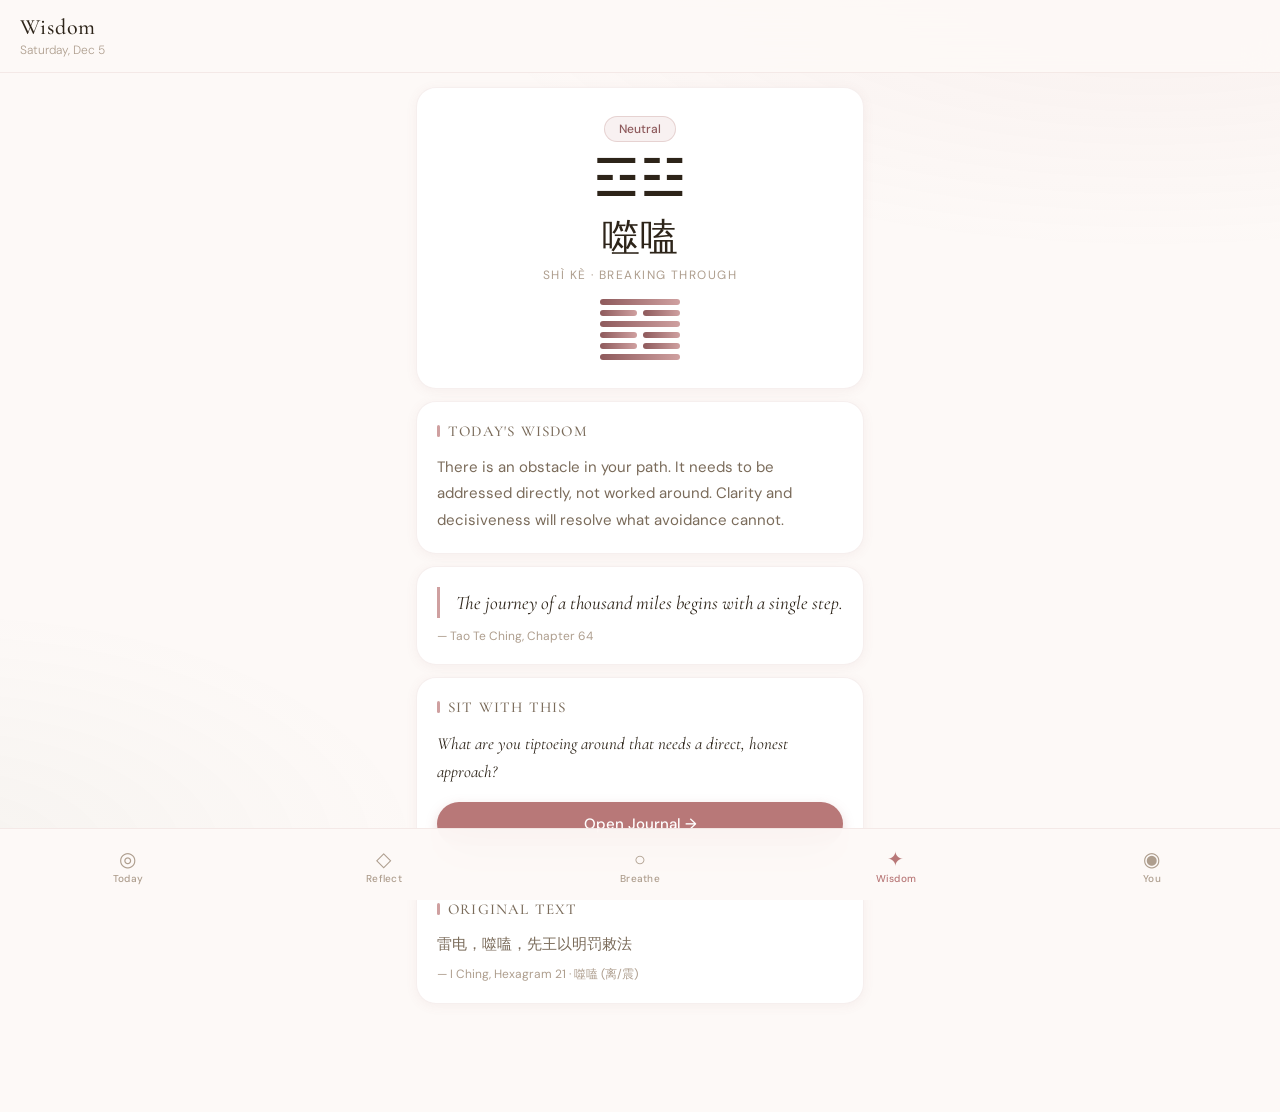
<file: wisdom.html>
<!DOCTYPE html>
<html lang="en">
<head>
<meta charset="UTF-8">
<meta name="viewport" content="width=device-width,initial-scale=1,maximum-scale=1">
<title>Sage · Wisdom</title>
<link rel="stylesheet" href="css/style.css">
</head>
<body>

<div class="topbar">
  <div>
    <div class="topbar-title">Wisdom</div>
    <div class="topbar-sub" id="wisdom-date">—</div>
  </div>
</div>

<div class="page">
  <div style="height:14px;"></div>

  <!-- Hexagram hero card -->
  <div class="card fade-in" style="margin-bottom:12px;text-align:center;padding:28px 20px;">
    <div style="margin-bottom:10px;" id="hex-fortune-wrap">
      <span class="hex-fortune-chip" id="hex-fortune-chip">—</span>
    </div>
    <div class="hex-big-symbol" id="hex-symbol">—</div>
    <div class="hex-big-name" id="hex-name">—</div>
    <div class="hex-en-name" id="hex-en-name">—</div>
    <div class="hex-lines" style="margin:16px auto 0;" id="hex-lines"></div>
  </div>

  <!-- Today's wisdom -->
  <div class="card fade-in-2" style="margin-bottom:12px;">
    <div class="section-title">Today's Wisdom</div>
    <p class="wisdom-body" id="hex-wisdom">—</p>
  </div>

  <!-- Tao quote -->
  <div class="card fade-in-3" style="margin-bottom:12px;">
    <blockquote class="wisdom-quote" id="tao-quote">—</blockquote>
    <div class="wisdom-attr" id="tao-attr">—</div>
  </div>

  <!-- Reflection prompt -->
  <div class="card fade-in-4" style="margin-bottom:12px;">
    <div class="section-title">Sit with this</div>
    <p class="prompt-text" id="hex-prompt">—</p>
    <div style="margin-top:16px;">
      <a href="reflect.html" class="btn btn-rose" style="width:100%;display:flex;justify-content:center;">
        Open Journal →
      </a>
    </div>
  </div>

  <!-- Original text -->
  <div class="card fade-in-4" style="margin-bottom:12px;">
    <div class="section-title">Original Text</div>
    <p style="font-size:15px;color:var(--text2);line-height:1.7;" id="hex-original">—</p>
    <p style="font-size:12px;color:var(--text3);margin-top:8px;" id="hex-source">—</p>
  </div>

  <div style="height:8px;"></div>
</div>

<nav class="bottom-nav">
  <a href="index.html"   class="nav-item"><span class="nav-icon">◎</span>Today</a>
  <a href="reflect.html" class="nav-item"><span class="nav-icon">◇</span>Reflect</a>
  <a href="breathe.html" class="nav-item"><span class="nav-icon">○</span>Breathe</a>
  <a href="wisdom.html"  class="nav-item active"><span class="nav-icon">✦</span>Wisdom</a>
  <a href="destiny.html" class="nav-item"><span class="nav-icon">◉</span>You</a>
</nav>

<script src="js/hexagram.js"></script>
<script>
const today = new Date();
const DAYS = ['Sunday','Monday','Tuesday','Wednesday','Thursday','Friday','Saturday'];
const MONTHS = ['Jan','Feb','Mar','Apr','May','Jun','Jul','Aug','Sep','Oct','Nov','Dec'];
document.getElementById('wisdom-date').textContent =
  `${DAYS[today.getDay()]}, ${MONTHS[today.getMonth()]} ${today.getDate()}`;

// English names for hexagrams
const HEX_EN_NAMES = [
  '', // 0 unused
  'Qián · The Creative','Kūn · The Receptive','Zhūn · Beginning','Méng · Youth',
  'Xū · Waiting','Sòng · Conflict','Shī · Leadership','Bǐ · Unity',
  'Xiǎo Chù · Small Gathering','Lǚ · Treading Carefully','Tài · Peace','Pǐ · Stagnation',
  'Tóng Rén · Fellowship','Dà Yǒu · Great Possession','Qiān · Humility','Yù · Enthusiasm',
  'Suí · Following','Gǔ · Decay & Renewal','Lín · Approach','Guān · Observation',
  'Shì Kè · Breaking Through','Bì · Grace','Bō · Stripping Away','Fù · Return',
  'Wú Wàng · Innocence','Dà Chù · Great Accumulation','Yí · Nourishment','Dà Guò · Excess',
  'Kǎn · The Abyss','Lí · Brightness','Xián · Influence','Héng · Perseverance',
  'Dùn · Retreat','Dà Zhuàng · Great Power','Jìn · Progress','Míng Yí · Darkening',
  'Jiā Rén · Family','Kuí · Opposition','Jiǎn · Obstruction','Xiè · Release',
  'Sǔn · Decrease','Yì · Increase','Guài · Resolution','Gòu · Encounter',
  'Cuì · Gathering','Shēng · Rising','Kùn · Exhaustion','Jǐng · The Well',
  'Gé · Revolution','Dǐng · The Cauldron','Zhèn · Thunder','Gèn · Stillness',
  'Jiàn · Gradual Progress','Guī Mèi · The Maiden','Fēng · Abundance','Lǚ · The Wanderer',
  'Xùn · Wind','Duì · Joy','Huàn · Dispersion','Jié · Limitations',
  'Zhōng Fú · Inner Truth','Xiǎo Guò · Small Steps','Jì Jì · Fulfilled','Wèi Jì · Becoming'
];

// English wisdom + prompts for each hexagram
const HEX_WISDOM = {
  1:  { w: "Creative force moves through you right now. This is a moment to act boldly and lead from your core values. Your energy can move mountains — channel it with clear purpose.", p: "Where in your life are you being called to step forward with full confidence?" },
  2:  { w: "The earth doesn't force growth — it creates conditions for it. This hexagram invites you to hold space, support others, and trust in the slow, sure unfolding of things.", p: "Where can you stop pushing and start nurturing today?" },
  3:  { w: "Every new beginning holds difficulty alongside potential. You are in the phase before the breakthrough — not stuck, just germinating.", p: "What new thing in your life needs patience rather than force?" },
  4:  { w: "The student who approaches with an open mind receives the greatest teaching. Stay curious, humble, and willing to be taught by life itself.", p: "Where are you assuming you already know the answer?" },
  5:  { w: "What you seek is coming, but not yet. This is a time to nourish yourself while conditions align — not passivity, but mindful readiness.", p: "What would it feel like to completely trust the timing of your life?" },
  6:  { w: "The impulse to fight and win can cost more than the thing you're fighting for. Consider where stepping back might preserve what matters most.", p: "What conflict in your life is asking for compromise rather than conquest?" },
  7:  { w: "True leadership comes from character, not control. Others follow those who are steady, fair, and clear in their values.", p: "Where are you being called to lead by example today?" },
  8:  { w: "We are stronger in alignment with others. This hexagram calls you toward meaningful collaboration and the warmth of true belonging.", p: "Who do you want to draw closer to, and what is holding you back?" },
  9:  { w: "You are accumulating wisdom and insight — even if it doesn't look like much yet. Small deposits add up to great reserves.", p: "What small, consistent action would move you toward your larger vision?" },
  10: { w: "You can walk through uncertain terrain without fear when your steps are grounded in principle. Move carefully, but keep moving.", p: "What uncertain situation are you navigating, and what values can guide you through it?" },
  11: { w: "Heaven and earth are in harmony — and so can you be. This is one of the most auspicious moments: a true alignment of inner and outer worlds.", p: "What area of your life feels genuinely in flow right now? Can you appreciate it fully?" },
  12: { w: "When channels are blocked, the wise person conserves energy and waits. Forcing progress now will exhaust you. Trust the winter — spring follows.", p: "Where are you expending energy on something that isn't moving? What might release look like?" },
  13: { w: "You don't have to walk this path alone. This hexagram calls you toward community, shared purpose, and the power of aligned hearts.", p: "What tribe or relationship is calling you to show up more fully?" },
  14: { w: "You have more than you realize — in gifts, resources, and capacity. This moment calls for generosity, not hoarding.", p: "What abundance in your life are you undervaluing or not sharing freely?" },
  15: { w: "The tallest tree bends in the storm and survives. True greatness carries itself lightly. This is a time to let go of ego and let life teach you.", p: "Where has pride or self-protection been getting in your own way?" },
  16: { w: "Joy is not a reward — it is a resource. Let yourself feel delight, enthusiasm, and aliveness. Your energy is contagious when you're in this state.", p: "What genuinely excites you right now? Are you giving it enough of your time?" },
  17: { w: "The river doesn't fight its course — it follows the path of least resistance and still reaches the sea. Adapt to the current moment with intelligence.", p: "Where in your life would it serve you to follow rather than lead?" },
  18: { w: "Something is ready to be composted. Old patterns or stories that no longer serve you are asking to be released so new growth can emerge.", p: "What belief or habit has quietly rotted and needs to be cleared away?" },
  19: { w: "The moment is favorable for bold, direct action. Conditions won't always be this ripe. Step forward, make contact, begin.", p: "What have you been approaching cautiously that is actually ready for you to claim?" },
  20: { w: "Before acting, look deeply. This hexagram is about the kind of seeing that goes beneath the surface — intuitive, patient, receptive.", p: "What are you not seeing in your current situation that might change everything?" },
  21: { w: "There is an obstacle in your path. It needs to be addressed directly, not worked around. Clarity and decisiveness will resolve what avoidance cannot.", p: "What are you tiptoeing around that needs a direct, honest approach?" },
  22: { w: "Form and beauty matter. How you present yourself, your ideas, your space — these are not superficial. Aesthetics in service of truth is a gift.", p: "Where can you bring more beauty or artistry into your everyday life?" },
  23: { w: "This is a time of reduction. What seems like loss may be liberation. The fruit falls from the tree to become the seed of a new beginning.", p: "What in your life is falling away naturally? Can you release it with grace?" },
  24: { w: "After the darkest point comes the return of light. You may be turning a corner you couldn't see coming. Trust the upward movement beginning within you.", p: "What part of yourself are you rediscovering or reclaiming right now?" },
  25: { w: "Act in alignment with what is real, not what you wish were true. When action rises from genuine integrity, outcomes align naturally.", p: "Where might you be acting from wishful thinking rather than clear seeing?" },
  26: { w: "You are in a period of building. The storehouse is filling. Don't rush to spend what you're gathering — it's forming into something remarkable.", p: "What are you investing in right now that will serve your future self?" },
  27: { w: "What you take in shapes who you become — the words, food, information, and relationships you consume. Choose your nourishment wisely.", p: "What are you feeding yourself — mentally, emotionally, physically — and is it truly nourishing?" },
  28: { w: "You may be carrying more than the structure can hold. This hexagram asks you to redistribute the weight before something breaks.", p: "Where in your life are you overloaded? What could you set down or delegate?" },
  29: { w: "You are learning to navigate difficulty. The way through is to stay present, keep moving steadily, and trust that mastery comes from walking through — not around.", p: "What recurring challenge is actually teaching you a crucial strength?" },
  30: { w: "Your inner light is needed. This is a time to be seen, to share your gifts, and to illuminate the world with what you uniquely carry.", p: "What part of yourself are you still hiding that wants to be expressed?" },
  31: { w: "Heart meets heart. This hexagram is about magnetic resonance — the way genuine connection opens doors that effort cannot.", p: "Where are you relying on strategy when heart-to-heart connection would be more powerful?" },
  32: { w: "The deepest commitment is the one you keep when no one's watching and nothing's dramatic. Quiet consistency builds the extraordinary.", p: "What commitment have you made to yourself that is worth honoring today?" },
  33: { w: "This is not defeat — this is strategy. Sometimes the most powerful move is to step back, withdraw gracefully, and preserve your energy for what matters.", p: "Where would wise withdrawal serve you better than continued engagement?" },
  34: { w: "You have considerable power right now. The question is not whether you can — it's whether you should. Channel this energy through principle, not ego.", p: "Where might you be using your strength in ways that create more resistance than resolution?" },
  35: { w: "Things are moving forward with remarkable ease. This is a time of visible advancement — receive the recognition, keep your integrity, and keep going.", p: "What progress are you making that you haven't fully acknowledged or celebrated?" },
  36: { w: "When the light is suppressed, it goes underground — not extinguished. Protect your inner light. This is a season for strategic patience.", p: "How can you protect your vision and values during a time when things feel difficult?" },
  37: { w: "The quality of your closest relationships shapes everything. This hexagram asks you to tend to the bonds that form your foundation.", p: "What relationship in your life is asking for more care and attention right now?" },
  38: { w: "Where differences exist, seek the deeper unity beneath them. Even opposites share a common origin.", p: "Where are you in conflict with someone? What might you both actually want in common?" },
  39: { w: "The blockage is not your enemy — it's telling you something important. The answer lies in turning inward, not pushing harder outward.", p: "What obstacle are you facing? What might it be asking you to reconsider?" },
  40: { w: "The storm has passed. Tension is releasing. This is the time to act — not later, now. Movement comes naturally when you stop holding back.", p: "What have you been waiting to begin or say? Today may be the right moment." },
  41: { w: "Less can be more. This hexagram invites you to simplify, let go of excess, and discover what's truly essential.", p: "What would your life feel like if you let go of just one thing that's draining you?" },
  42: { w: "This is a favorable time to grow, expand, and invest in your future. What you give now returns to you multiplied.", p: "Where can you invest your energy or love in a way that serves both you and others?" },
  43: { w: "This is a moment for decisive action. Speak clearly, draw clear lines, and be direct about what you need. No more waiting.", p: "What decision or conversation have you been avoiding that you're ready to face directly?" },
  44: { w: "Something is presenting itself to you. Pay attention — not every encounter is what it seems, and not every opportunity is a gift.", p: "What is entering your life right now, and does it truly align with who you're becoming?" },
  45: { w: "This is a time to unite, gather, and build collective momentum. The power of aligned community is greater than any individual effort.", p: "What vision or cause are you ready to organize others around?" },
  46: { w: "Step by step, you are rising. Don't look only at how far you have to go — acknowledge how far you've already come.", p: "Looking back six months, what growth in yourself can you recognize and honor?" },
  47: { w: "Even in constraint, your character can shine. This hexagram doesn't ask you to pretend things are fine — it asks you to hold your values when tested.", p: "What sustains you when external circumstances feel limiting or draining?" },
  48: { w: "You are a source of nourishment for others — but only if you tend to yourself first. Replenish before you pour.", p: "What refills you? When did you last give yourself that, without guilt?" },
  49: { w: "Real change requires something to end before something new can begin. This hexagram endorses transformation that comes from truth.", p: "What significant change are you ready to make — even though it's uncomfortable?" },
  50: { w: "You are in a time of refinement. Experiences and relationships are being transformed into something of great value.", p: "What experiences are shaping you into someone wiser? Can you find gratitude for them?" },
  51: { w: "A sudden shock or awakening has arrived. Rather than reacting, pause. This disruption is an invitation to greater awareness.", p: "What has recently disrupted your stability? What is it trying to wake you up to?" },
  52: { w: "The deepest wisdom sometimes comes from simply stopping. This hexagram is your invitation to be completely still — not as avoidance, but as practice.", p: "What would happen if you completely stopped trying to fix or figure something out for just one hour?" },
  53: { w: "The most beautiful things grow slowly. Trust in incremental progress and resist the pressure to rush your becoming.", p: "What long-term growth in your life deserves more trust and patience from you?" },
  54: { w: "Relationships require navigation of power, expectation, and timing. Proceed in matters of the heart with both openness and discernment.", p: "What role or dynamic in a relationship are you ready to renegotiate?" },
  55: { w: "This is your peak moment. Richness surrounds you — in experiences, connection, or opportunity. Receive it fully and share generously.", p: "What abundance exists in your life right now that you may be taking for granted?" },
  56: { w: "You are moving through unfamiliar territory. Approach it with lightness, adaptability, and respect for what you don't yet understand.", p: "What new territory — internal or external — are you navigating, and what do you need to thrive there?" },
  57: { w: "Subtle persistence shapes everything. Water carves canyons not by force but by patience. Your steady presence is more powerful than you know.", p: "Where could gentle, consistent action achieve what force has not?" },
  58: { w: "Joy is not the absence of difficulty — it is the presence of genuine connection and delight. Let yourself be fully, shamelessly happy right now.", p: "What brings you pure, uncomplicated joy? Are you allowing yourself enough of it?" },
  59: { w: "What has been rigid is beginning to soften. Let the barriers between yourself and others dissolve where they no longer serve.", p: "Where have you been keeping people at a distance that you actually want to draw closer?" },
  60: { w: "Constraints aren't obstacles — they're the frame that makes art possible. Embrace the discipline that, in the end, sets you free.", p: "What structure or limitation is actually serving your growth right now?" },
  61: { w: "Your sincerity is your most powerful asset. When you speak and act from your deepest truth, you move hearts in ways that strategy cannot.", p: "What is the most honest thing you could say about where you are right now in your life?" },
  62: { w: "Pay attention to the details others overlook. Precision and care in small things creates the foundation for large outcomes.", p: "What small but important thing have you been overlooking or postponing?" },
  63: { w: "A significant chapter is complete. Celebrate it — and then look ahead with clear eyes, because every completion contains a new beginning.", p: "What have you recently completed or outgrown? How are you honoring that transition?" },
  64: { w: "You are between chapters — the old has ended, the new hasn't fully arrived. This liminal space is sacred. Don't rush it.", p: "What are you in the middle of that requires you to trust the process rather than force the outcome?" }
};

const TAO_QUOTES = [
  { text: "The journey of a thousand miles begins with a single step.", attr: "Tao Te Ching, Chapter 64" },
  { text: "Knowing others is wisdom. Knowing yourself is enlightenment.", attr: "Tao Te Ching, Chapter 33" },
  { text: "When you realize there is nothing lacking, the whole world belongs to you.", attr: "Tao Te Ching, Chapter 44" },
  { text: "Nature does not hurry, yet everything is accomplished.", attr: "Lao Tzu" },
  { text: "Water is fluid, soft, and yielding. But water will wear away rock, which is rigid and cannot yield.", attr: "Lao Tzu" },
  { text: "Do you have the patience to wait until your mud settles and the water is clear?", attr: "Tao Te Ching, Chapter 15" },
  { text: "To the mind that is still, the whole universe surrenders.", attr: "Chuang Tzu" },
  { text: "Simplicity, patience, compassion — these three are your greatest treasures.", attr: "Tao Te Ching, Chapter 67" },
  { text: "When I let go of what I am, I become what I might be.", attr: "Lao Tzu" },
  { text: "He who knows, does not speak. He who speaks, does not know.", attr: "Tao Te Ching, Chapter 56" },
  { text: "Fill your bowl to the brim and it will spill. Keep sharpening your knife and it will blunt.", attr: "Tao Te Ching, Chapter 9" },
  { text: "Life is a series of natural and spontaneous changes. Don't resist them.", attr: "Lao Tzu" },
  { text: "Act without expectation.", attr: "Tao Te Ching, Chapter 2" },
  { text: "The more you know, the less you understand.", attr: "Tao Te Ching, Chapter 47" },
  { text: "In dwelling, live close to the ground. In thinking, keep to the simple.", attr: "Tao Te Ching, Chapter 8" }
];

const HEX_FORTUNE_EN = { '大吉': 'Very Favorable', '吉': 'Favorable', '中': 'Neutral', '凶': 'Challenging' };

const hex = getHexagramByDate(today);
const wisdom = HEX_WISDOM[hex.id] || { w: hex.desc, p: 'What does this wisdom mean for your life today?' };
const enName = HEX_EN_NAMES[hex.id] || hex.name;
const fortuneEn = HEX_FORTUNE_EN[hex.fortune] || hex.fortune;

document.getElementById('hex-symbol').textContent = hex.symbol;
document.getElementById('hex-name').textContent = hex.name;
document.getElementById('hex-en-name').textContent = enName;
document.getElementById('hex-lines').innerHTML = drawHexagram(hex);
document.getElementById('hex-wisdom').textContent = wisdom.w;
document.getElementById('hex-prompt').textContent = wisdom.p;
document.getElementById('hex-original').textContent = hex.brief;
document.getElementById('hex-source').textContent = `— I Ching, Hexagram ${hex.id} · ${hex.name} (${hex.upper}/${hex.lower})`;

const chip = document.getElementById('hex-fortune-chip');
chip.textContent = fortuneEn;
if (hex.fortune === '大吉' || hex.fortune === '吉') chip.classList.add('great');
else if (hex.fortune === '凶') chip.classList.add('challenging');

const dateSeed = today.getFullYear() * 10000 + (today.getMonth() + 1) * 100 + today.getDate();
const q = TAO_QUOTES[dateSeed % TAO_QUOTES.length];
document.getElementById('tao-quote').textContent = q.text;
document.getElementById('tao-attr').textContent = '— ' + q.attr;
</script>
</body>
</html>
</file>
<file: css/style.css>
/* ===== Sage — Eastern Wisdom Companion ===== */
@import url('https://fonts.googleapis.com/css2?family=Cormorant+Garamond:ital,wght@0,300;0,400;0,500;0,600;1,300;1,400&family=DM+Sans:opsz,wght@9..40,300;9..40,400;9..40,500;9..40,600&display=swap');

:root {
  --bg:        #FDF9F7;
  --bg2:       #FAF4F1;
  --bg3:       #F5EDE8;
  --card:      #FFFFFF;
  --card-hover:#FFF8F6;
  --border:    rgba(180,120,115,0.12);
  --border2:   rgba(180,120,115,0.25);

  --rose:      #B87878;
  --rose-lt:   #CFA0A0;
  --rose-dk:   #8E5A5C;
  --rose-dim:  rgba(184,120,120,0.10);

  --sage:      #7A9172;
  --sage-lt:   #9DB895;
  --sage-dim:  rgba(122,145,114,0.12);

  --tan:       #B8895A;
  --tan-lt:    #D4A87A;

  --text:      #2D2419;
  --text2:     #7A6B5A;
  --text3:     #AE9E8E;

  --shadow:    0 2px 12px rgba(160,100,100,0.07);
  --shadow-md: 0 4px 24px rgba(160,100,100,0.10);
  --glow:      0 4px 20px rgba(184,120,120,0.15);

  --radius:    20px;
  --radius-sm: 12px;
  --nav-h:     72px;

  /* Legacy aliases kept for existing pages */
  --gold:      var(--rose);
  --gold-lt:   var(--rose-lt);
  --gold-dk:   var(--rose-dk);
  --gold-dim:  var(--rose-dim);
}

* { box-sizing: border-box; margin: 0; padding: 0; }
html { font-size: 16px; -webkit-text-size-adjust: 100%; }

body {
  font-family: 'DM Sans', -apple-system, 'PingFang SC', 'Noto Sans SC', sans-serif;
  background: var(--bg);
  color: var(--text);
  min-height: 100vh;
  overflow-x: hidden;
  padding-bottom: calc(var(--nav-h) + 16px);
}

body::before {
  content: '';
  position: fixed; inset: 0; z-index: 0; pointer-events: none;
  background:
    radial-gradient(ellipse 100% 60% at 90% -5%, rgba(184,120,120,0.07) 0%, transparent 55%),
    radial-gradient(ellipse 70% 50% at -5% 95%, rgba(122,145,114,0.05) 0%, transparent 55%);
}

#star-canvas { display: none; }

/* ── Layout ── */
.page { position: relative; z-index: 1; max-width: 480px; margin: 0 auto; padding: 0 16px; }

/* ── Topbar ── */
.topbar {
  position: sticky; top: 0; z-index: 100;
  background: rgba(253,249,247,0.92);
  backdrop-filter: blur(16px);
  -webkit-backdrop-filter: blur(16px);
  border-bottom: 1px solid var(--border);
  padding: 14px 20px;
  display: flex; align-items: center; justify-content: space-between;
}
.topbar-title {
  font-family: 'Cormorant Garamond', Georgia, serif;
  font-size: 22px; font-weight: 500;
  color: var(--text); letter-spacing: 0.04em;
}
.topbar-sub { font-size: 12px; color: var(--text3); margin-top: 2px; font-weight: 300; }

/* ── Bottom Nav ── */
.bottom-nav {
  position: fixed; bottom: 0; left: 0; right: 0; z-index: 100;
  height: var(--nav-h);
  background: rgba(253,249,247,0.95);
  backdrop-filter: blur(20px);
  -webkit-backdrop-filter: blur(20px);
  border-top: 1px solid var(--border);
  display: flex; align-items: stretch;
  padding-bottom: env(safe-area-inset-bottom, 0px);
}
.nav-item {
  flex: 1; display: flex; flex-direction: column;
  align-items: center; justify-content: center;
  gap: 3px; text-decoration: none;
  color: var(--text3); font-size: 10px; font-weight: 500;
  letter-spacing: 0.03em; transition: color 0.2s;
  border: none; background: none; cursor: pointer; padding-top: 4px;
}
.nav-item .nav-icon { font-size: 20px; line-height: 1; }
.nav-item.active { color: var(--rose); }
.nav-item:hover { color: var(--rose-lt); }

/* ── Cards ── */
.card {
  background: var(--card);
  border: 1px solid var(--border);
  border-radius: var(--radius);
  padding: 20px;
  box-shadow: var(--shadow);
  transition: box-shadow 0.2s;
}
.card:hover { box-shadow: var(--shadow-md); }
.card-gold {
  background: linear-gradient(135deg, #FFF0EF 0%, #FDF8F7 100%);
  border-color: rgba(184,120,120,0.2);
}
.card-sage {
  background: linear-gradient(135deg, #F0F5EE 0%, #F6F9F5 100%);
  border-color: rgba(122,145,114,0.2);
}

/* ── Section Title ── */
.section-title {
  font-family: 'Cormorant Garamond', Georgia, serif;
  font-size: 15px; font-weight: 500;
  color: var(--text2); letter-spacing: 0.08em;
  margin-bottom: 14px;
  display: flex; align-items: center; gap: 8px;
  text-transform: uppercase;
}
.section-title::before {
  content: ''; display: inline-block;
  width: 3px; height: 12px; border-radius: 2px;
  background: var(--rose-lt);
}

/* ── Day Banner ── */
.day-banner {
  background: linear-gradient(135deg, var(--rose-dk) 0%, var(--rose) 55%, var(--rose-lt) 100%);
  border-radius: var(--radius); padding: 24px 22px;
  color: white; position: relative; overflow: hidden; margin-bottom: 12px;
}
.day-banner::before {
  content: ''; position: absolute; top: -30px; right: -30px;
  width: 100px; height: 100px; border-radius: 50%;
  background: rgba(255,255,255,0.08);
}
.day-banner::after {
  content: ''; position: absolute; bottom: -40px; left: 30%;
  width: 90px; height: 90px; border-radius: 50%;
  background: rgba(255,255,255,0.05);
}
.day-label {
  font-family: 'Cormorant Garamond', serif;
  font-size: 26px; font-weight: 400; letter-spacing: 0.04em;
  position: relative; z-index: 1;
}
.day-sub { font-size: 13px; opacity: 0.85; margin-top: 4px; font-weight: 300; position: relative; z-index: 1; }

/* ── Tags ── */
.tag { display: inline-block; padding: 3px 10px; border-radius: 99px; font-size: 11px; font-weight: 500; background: var(--rose-dim); color: var(--rose-dk); border: 1px solid var(--border2); }
.tag-red { background: rgba(184,120,120,0.10); color: var(--rose-dk); border-color: var(--border2); }
.tag-green { background: var(--sage-dim); color: var(--sage); border-color: rgba(122,145,114,0.2); }

/* ── Score Grid ── */
.score-grid { display: grid; grid-template-columns: 1fr 1fr; gap: 10px; }
.score-item { background: var(--bg); border: 1px solid var(--border); border-radius: var(--radius-sm); padding: 14px 12px; text-align: center; }
.score-emoji { font-size: 18px; margin-bottom: 4px; }
.score-label { font-size: 11px; color: var(--text3); margin-bottom: 6px; font-weight: 400; }
.score-value {
  font-family: 'Cormorant Garamond', serif;
  font-size: 28px; font-weight: 500; line-height: 1;
  animation: countUp 0.6s ease forwards;
}
.score-bar { height: 3px; border-radius: 2px; margin-top: 6px; background: var(--border); }
.score-bar-fill { height: 100%; border-radius: 2px; transition: width 1s ease; }
.score-great .score-value { color: var(--rose); }
.score-good  .score-value { color: var(--sage); }
.score-mid   .score-value { color: var(--tan); }
.score-low   .score-value { color: var(--text3); }

@keyframes countUp {
  from { opacity: 0; transform: translateY(6px); }
  to   { opacity: 1; transform: translateY(0); }
}

/* ── Yi Ji ── */
.yiji-row { display: flex; gap: 8px; flex-wrap: wrap; margin-top: 8px; }
.yiji-item { display: flex; align-items: center; gap: 6px; font-size: 13px; color: var(--text2); background: var(--bg2); border-radius: 8px; padding: 6px 10px; border: 1px solid var(--border); }
.yi-dot { width: 6px; height: 6px; border-radius: 50%; background: var(--sage); flex-shrink: 0; }
.ji-dot { width: 6px; height: 6px; border-radius: 50%; background: var(--rose); flex-shrink: 0; }
.yiji-chip { padding: 4px 12px; background: var(--bg2); border-radius: 99px; font-size: 13px; color: var(--text2); border: 1px solid var(--border); }

/* ── Divider ── */
.gold-divider { height: 1px; background: linear-gradient(90deg, transparent, var(--border2), transparent); margin: 14px 0; }

/* ── Clothing ── */
.clothing-colors { display: flex; gap: 8px; margin-top: 10px; }
.color-swatch { width: 30px; height: 30px; border-radius: 50%; border: 2px solid rgba(255,255,255,0.8); box-shadow: 0 1px 6px rgba(0,0,0,0.1); }
.color-dot { width: 22px; height: 22px; border-radius: 50%; border: 2px solid rgba(255,255,255,0.8); box-shadow: 0 1px 4px rgba(0,0,0,0.1); }
.clothing-items { display: flex; flex-wrap: wrap; gap: 6px; margin-top: 10px; }
.clothing-item { font-size: 12px; color: var(--text2); background: var(--bg2); border-radius: 6px; padding: 4px 10px; border: 1px solid var(--border); }
.cloth-chip { padding: 4px 12px; background: var(--rose-dim); border-radius: 99px; font-size: 12px; color: var(--rose-dk); }

/* ── Feature Grid ── */
.feature-grid { display: grid; grid-template-columns: repeat(4,1fr); gap: 10px; }
.feature-item { display: flex; flex-direction: column; align-items: center; justify-content: center; gap: 6px; padding: 14px 8px; background: var(--card); border: 1px solid var(--border); border-radius: var(--radius-sm); text-decoration: none; color: var(--text2); font-size: 11px; text-align: center; transition: all 0.2s; }
.feature-item:hover, .feature-item.active { border-color: var(--border2); background: var(--card-hover); color: var(--rose); box-shadow: var(--glow); }
.feature-icon { font-size: 22px; }

/* ── Hexagram Lines ── */
.hex-lines { display: flex; flex-direction: column; gap: 5px; margin: 12px auto; width: 80px; }
.hex-line { height: 6px; border-radius: 3px; }
.hex-line.yang { background: linear-gradient(90deg, var(--rose-dk), var(--rose-lt)); }
.hex-line.yin { background: transparent; display: flex; gap: 6px; }
.hex-line.yin span { flex: 1; height: 6px; border-radius: 3px; background: linear-gradient(90deg, var(--rose-dk), var(--rose-lt)); }

/* ── Pillar Grid ── */
.pillar-grid { display: grid; grid-template-columns: repeat(4,1fr); gap: 8px; }
.pillar-item { background: var(--card); border: 1px solid var(--border); border-radius: 12px; padding: 14px 8px; text-align: center; }
.pillar-label { font-size: 11px; color: var(--text3); margin-bottom: 8px; }
.pillar-stem { font-family: 'Cormorant Garamond', serif; font-size: 26px; font-weight: 600; color: var(--rose); line-height: 1; }
.pillar-branch { font-size: 20px; color: var(--text2); margin-top: 4px; }
.pillar-elem { font-size: 11px; margin-top: 6px; padding: 2px 8px; border-radius: 10px; }

/* ── Elem Bars ── */
.elem-bars { display: flex; flex-direction: column; gap: 8px; margin-top: 12px; }
.elem-bar-row { display: flex; align-items: center; gap: 10px; }
.elem-name { width: 20px; font-size: 13px; text-align: center; }
.elem-track { flex: 1; height: 8px; background: var(--bg3); border-radius: 4px; overflow: hidden; }
.elem-fill { height: 100%; border-radius: 4px; transition: width 1s ease; }
.elem-count { font-size: 12px; color: var(--text3); width: 20px; text-align: right; }

/* ── Luck Row ── */
.luck-row { display: flex; gap: 8px; overflow-x: auto; padding-bottom: 4px; }
.luck-item { flex-shrink: 0; background: var(--card); border: 1px solid var(--border); border-radius: 10px; padding: 10px 14px; text-align: center; min-width: 70px; }
.luck-age { font-size: 11px; color: var(--text3); margin-bottom: 4px; }
.luck-pillar { font-family: 'Cormorant Garamond', serif; font-size: 16px; color: var(--rose); }

/* ── Sign Card ── */
.sign-wrapper { perspective: 800px; }
.sign-card-flip { width: 240px; height: 340px; margin: 0 auto; position: relative; transform-style: preserve-3d; transition: transform 0.8s cubic-bezier(0.4,0,0.2,1); cursor: pointer; }
.sign-card-flip.flipped { transform: rotateY(180deg); }
.sign-face, .sign-back { position: absolute; inset: 0; backface-visibility: hidden; border-radius: 20px; overflow: hidden; border: 1px solid var(--border2); display: flex; flex-direction: column; align-items: center; justify-content: center; padding: 24px; }
.sign-face { background: linear-gradient(160deg, #FFF0EF 0%, #FDF5F3 100%); box-shadow: var(--shadow-md); }
.sign-back { background: linear-gradient(160deg, #FFF5F0 0%, #FDF8F5 100%); transform: rotateY(180deg); }
.sign-front-icon { font-size: 72px; margin-bottom: 16px; opacity: 0.85; }
.sign-front-text { color: var(--text2); font-size: 14px; text-align: center; }
.sign-name { font-family: 'Cormorant Garamond', serif; font-size: 36px; font-weight: 600; color: var(--rose); margin-bottom: 8px; }
.sign-fortune { font-size: 13px; color: var(--rose-lt); margin-bottom: 12px; }
.sign-brief { font-size: 13px; color: var(--text2); text-align: center; line-height: 1.6; }
.sign-desc { font-size: 12px; color: var(--text3); text-align: center; line-height: 1.7; margin-top: 10px; }

/* ── Compass ── */
.compass-wrap { display: flex; justify-content: center; padding: 20px 0; }
.compass { width: 240px; height: 240px; border-radius: 50%; background: conic-gradient(rgba(184,120,120,0.06) 0deg, rgba(184,120,120,0.16) 45deg, rgba(184,120,120,0.06) 90deg, rgba(184,120,120,0.16) 135deg, rgba(184,120,120,0.06) 180deg, rgba(184,120,120,0.16) 225deg, rgba(184,120,120,0.06) 270deg, rgba(184,120,120,0.16) 315deg, rgba(184,120,120,0.06) 360deg); border: 2px solid var(--border2); box-shadow: 0 0 30px rgba(184,120,120,0.10); position: relative; animation: spin 30s linear infinite; }
@keyframes spin { to { transform: rotate(360deg); } }
.compass-dir { position: absolute; font-size: 14px; color: var(--rose); font-family: 'Cormorant Garamond', serif; font-weight: 500; transform: translate(-50%, -50%); }
.compass-dir.n  { top: 8%;  left: 50%; } .compass-dir.s  { top: 92%; left: 50%; }
.compass-dir.e  { top: 50%; left: 92%; } .compass-dir.w  { top: 50%; left: 8%; }
.compass-dir.ne { top: 15%; left: 82%; } .compass-dir.nw { top: 15%; left: 18%; }
.compass-dir.se { top: 85%; left: 82%; } .compass-dir.sw { top: 85%; left: 18%; }
.compass-center { position: absolute; top: 50%; left: 50%; transform: translate(-50%,-50%); width: 60px; height: 60px; border-radius: 50%; background: radial-gradient(circle, var(--rose-lt), var(--rose-dk)); border: 2px solid var(--rose); display: flex; align-items: center; justify-content: center; font-size: 20px; color: white; font-family: 'Cormorant Garamond', serif; box-shadow: 0 0 15px rgba(184,120,120,0.3); }

/* ── Nine Palace ── */
.nine-grid { display: grid; grid-template-columns: repeat(3,1fr); gap: 6px; }
.palace-cell { background: var(--card); border: 1px solid var(--border); border-radius: 10px; padding: 12px 8px; text-align: center; }
.palace-cell.center { border-color: var(--border2); background: var(--rose-dim); }
.palace-num { font-size: 24px; font-weight: 700; color: var(--rose); }
.palace-dir { font-size: 11px; color: var(--text3); margin: 2px 0; }
.palace-name { font-size: 12px; color: var(--text2); }
.palace-star { font-size: 11px; color: var(--rose-lt); margin-top: 4px; }

/* ── Lantern ── */
.lantern-sky { height: 300px; position: relative; overflow: hidden; border-radius: var(--radius); background: linear-gradient(180deg, #1a0f1e 0%, #2d1a2e 50%, #4a2d3e 100%); border: 1px solid var(--border); }
.lantern { position: absolute; bottom: -60px; animation: rise linear forwards; opacity: 0.9; }
@keyframes rise { 0% { transform: translateY(0) translateX(0) scale(1); opacity: 0.9; } 80% { opacity: 0.85; } 100% { transform: translateY(-380px) translateX(var(--drift)) scale(0.6); opacity: 0; } }
.lantern-shape { width: 40px; height: 56px; background: radial-gradient(ellipse at 50% 40%, #ffd060, #ff8800); border-radius: 50% 50% 50% 50% / 60% 60% 40% 40%; box-shadow: 0 0 20px rgba(255,160,0,0.8), 0 0 40px rgba(255,100,0,0.4); position: relative; }

/* ── Animations ── */
@keyframes fadeUp { from { opacity: 0; transform: translateY(12px); } to { opacity: 1; transform: translateY(0); } }
.fade-in   { animation: fadeUp 0.4s ease both; }
.fade-in-2 { animation: fadeUp 0.4s 0.1s ease both; }
.fade-in-3 { animation: fadeUp 0.4s 0.2s ease both; }
.fade-in-4 { animation: fadeUp 0.4s 0.3s ease both; }

/* ── Utilities ── */
.mt8 { margin-top: 8px; } .mt12 { margin-top: 12px; } .mb12 { margin-bottom: 12px; }

/* ── Buttons ── */
.btn { display: inline-flex; align-items: center; justify-content: center; padding: 12px 24px; border-radius: 99px; font-size: 15px; font-weight: 500; font-family: 'DM Sans', sans-serif; cursor: pointer; border: none; text-decoration: none; transition: all 0.2s; }
.btn-rose { background: var(--rose); color: white; box-shadow: 0 4px 12px rgba(184,120,120,0.28); }
.btn-rose:hover { background: var(--rose-dk); transform: translateY(-1px); }
.btn-outline { background: transparent; color: var(--rose); border: 1.5px solid var(--rose); }
.btn-ghost { background: var(--rose-dim); color: var(--rose-dk); }

/* ── Mood Chips ── */
.mood-row { display: flex; gap: 8px; justify-content: space-between; }
.mood-chip { flex: 1; display: flex; flex-direction: column; align-items: center; gap: 5px; padding: 10px 4px; border-radius: var(--radius-sm); background: var(--bg2); border: 1.5px solid transparent; cursor: pointer; transition: all 0.15s; font-size: 10px; color: var(--text3); font-weight: 500; }
.mood-chip .mood-emoji { font-size: 22px; }
.mood-chip:hover, .mood-chip.selected { background: var(--rose-dim); border-color: var(--rose); color: var(--rose-dk); }

/* ── Breathing ── */
.breath-outer { width: 200px; height: 200px; border-radius: 50%; border: 1.5px solid var(--border2); display: flex; align-items: center; justify-content: center; background: radial-gradient(circle, rgba(184,120,120,0.04) 0%, transparent 70%); transition: transform 4s ease-in-out, border-color 1s; position: relative; }
.breath-inner { width: 120px; height: 120px; border-radius: 50%; background: radial-gradient(circle, rgba(184,120,120,0.18) 0%, rgba(184,120,120,0.06) 60%, transparent 100%); border: 1.5px solid rgba(184,120,120,0.22); display: flex; align-items: center; justify-content: center; transition: transform 4s ease-in-out, background 1s; }
.breath-outer.expanding { transform: scale(1.38); border-color: rgba(184,120,120,0.4); background: radial-gradient(circle, rgba(184,120,120,0.09) 0%, transparent 70%); }
.breath-inner.expanding { transform: scale(1.18); background: radial-gradient(circle, rgba(184,120,120,0.35) 0%, rgba(184,120,120,0.12) 60%, transparent 100%); }
.breath-count { font-family: 'Cormorant Garamond', serif; font-size: 42px; color: var(--rose); font-weight: 300; line-height: 1; }
.breath-phase-text { font-family: 'Cormorant Garamond', serif; font-size: 16px; color: var(--rose-dk); font-style: italic; min-height: 24px; text-align: center; }
.technique-row { display: flex; gap: 8px; }
.technique-btn { flex: 1; padding: 10px 8px; border-radius: var(--radius-sm); border: 1.5px solid var(--border2); background: var(--card); color: var(--text2); font-size: 12px; font-weight: 500; text-align: center; cursor: pointer; transition: all 0.15s; font-family: 'DM Sans', sans-serif; }
.technique-btn .t-name { font-size: 13px; font-weight: 600; color: var(--text); }
.technique-btn .t-sub { font-size: 11px; color: var(--text3); margin-top: 2px; }
.technique-btn.active { border-color: var(--rose); background: var(--rose-dim); }
.technique-btn.active .t-name { color: var(--rose-dk); }

/* ── Journal ── */
.journal-area { width: 100%; min-height: 140px; background: var(--bg); border: 1.5px solid var(--border2); border-radius: var(--radius-sm); padding: 14px 16px; font-family: 'DM Sans', sans-serif; font-size: 15px; color: var(--text); resize: none; outline: none; transition: border-color 0.2s; line-height: 1.65; }
.journal-area:focus { border-color: var(--rose-lt); }
.journal-area::placeholder { color: var(--text3); }

/* ── Wisdom ── */
.wisdom-quote { border-left: 3px solid var(--rose-lt); padding-left: 16px; font-family: 'Cormorant Garamond', serif; font-size: 19px; font-style: italic; line-height: 1.65; color: var(--text); }
.wisdom-attr { font-size: 12px; color: var(--text3); margin-top: 10px; font-style: normal; }
.prompt-text { font-size: 17px; line-height: 1.65; color: var(--text); font-style: italic; font-family: 'Cormorant Garamond', serif; }
.hex-big-symbol { font-size: 52px; line-height: 1; text-align: center; margin: 8px 0; }
.hex-big-name { font-family: 'Cormorant Garamond', serif; font-size: 38px; text-align: center; color: var(--text); font-weight: 400; }
.hex-en-name { font-size: 12px; text-align: center; color: var(--text3); margin-top: 4px; letter-spacing: 0.12em; text-transform: uppercase; }
.hex-fortune-chip { display: inline-block; padding: 4px 14px; border-radius: 99px; font-size: 12px; font-weight: 500; background: var(--rose-dim); color: var(--rose-dk); border: 1px solid var(--border2); }
.hex-fortune-chip.great { background: var(--sage-dim); color: var(--sage); border-color: rgba(122,145,114,0.25); }
.hex-fortune-chip.challenging { background: var(--bg3); color: var(--text3); border-color: var(--border); }
.wisdom-body { font-size: 15px; line-height: 1.75; color: var(--text2); }

/* ── Mood History ── */
.mood-history-row { display: flex; gap: 8px; justify-content: center; }
.mood-dot-wrap { display: flex; flex-direction: column; align-items: center; gap: 4px; }
.mood-dot { width: 34px; height: 34px; border-radius: 50%; font-size: 18px; display: flex; align-items: center; justify-content: center; background: var(--bg2); border: 1px solid var(--border); }
.mood-dot-day { font-size: 10px; color: var(--text3); }

/* ── Entry Cards ── */
.entry-card { padding: 14px 16px; background: var(--bg); border-radius: var(--radius-sm); border: 1px solid var(--border); margin-bottom: 8px; }
.entry-date { font-size: 11px; color: var(--text3); margin-bottom: 6px; }
.entry-text { font-size: 14px; color: var(--text2); line-height: 1.6; }

/* ── Intention Card ── */
.intention-card { background: linear-gradient(135deg, #FFF0EF 0%, #FDF8F7 100%); border-radius: var(--radius); padding: 24px 20px; border: 1px solid rgba(184,120,120,0.18); }
.intention-label { font-size: 11px; color: var(--rose-lt); letter-spacing: 0.12em; text-transform: uppercase; font-weight: 500; margin-bottom: 10px; }
.intention-text { font-family: 'Cormorant Garamond', serif; font-size: 21px; color: var(--text); line-height: 1.5; font-style: italic; }

/* ── Quick Grid ── */
.quick-grid { display: grid; grid-template-columns: 1fr 1fr; gap: 10px; }
.quick-item { display: flex; align-items: center; gap: 12px; padding: 16px; border-radius: var(--radius-sm); background: var(--card); border: 1px solid var(--border); text-decoration: none; color: var(--text); transition: all 0.15s; }
.quick-item:hover { box-shadow: var(--shadow-md); border-color: var(--border2); }
.quick-icon { font-size: 28px; flex-shrink: 0; }
.quick-label { font-size: 14px; font-weight: 500; color: var(--text); }
.quick-sub { font-size: 11px; color: var(--text3); margin-top: 2px; }
</file>
